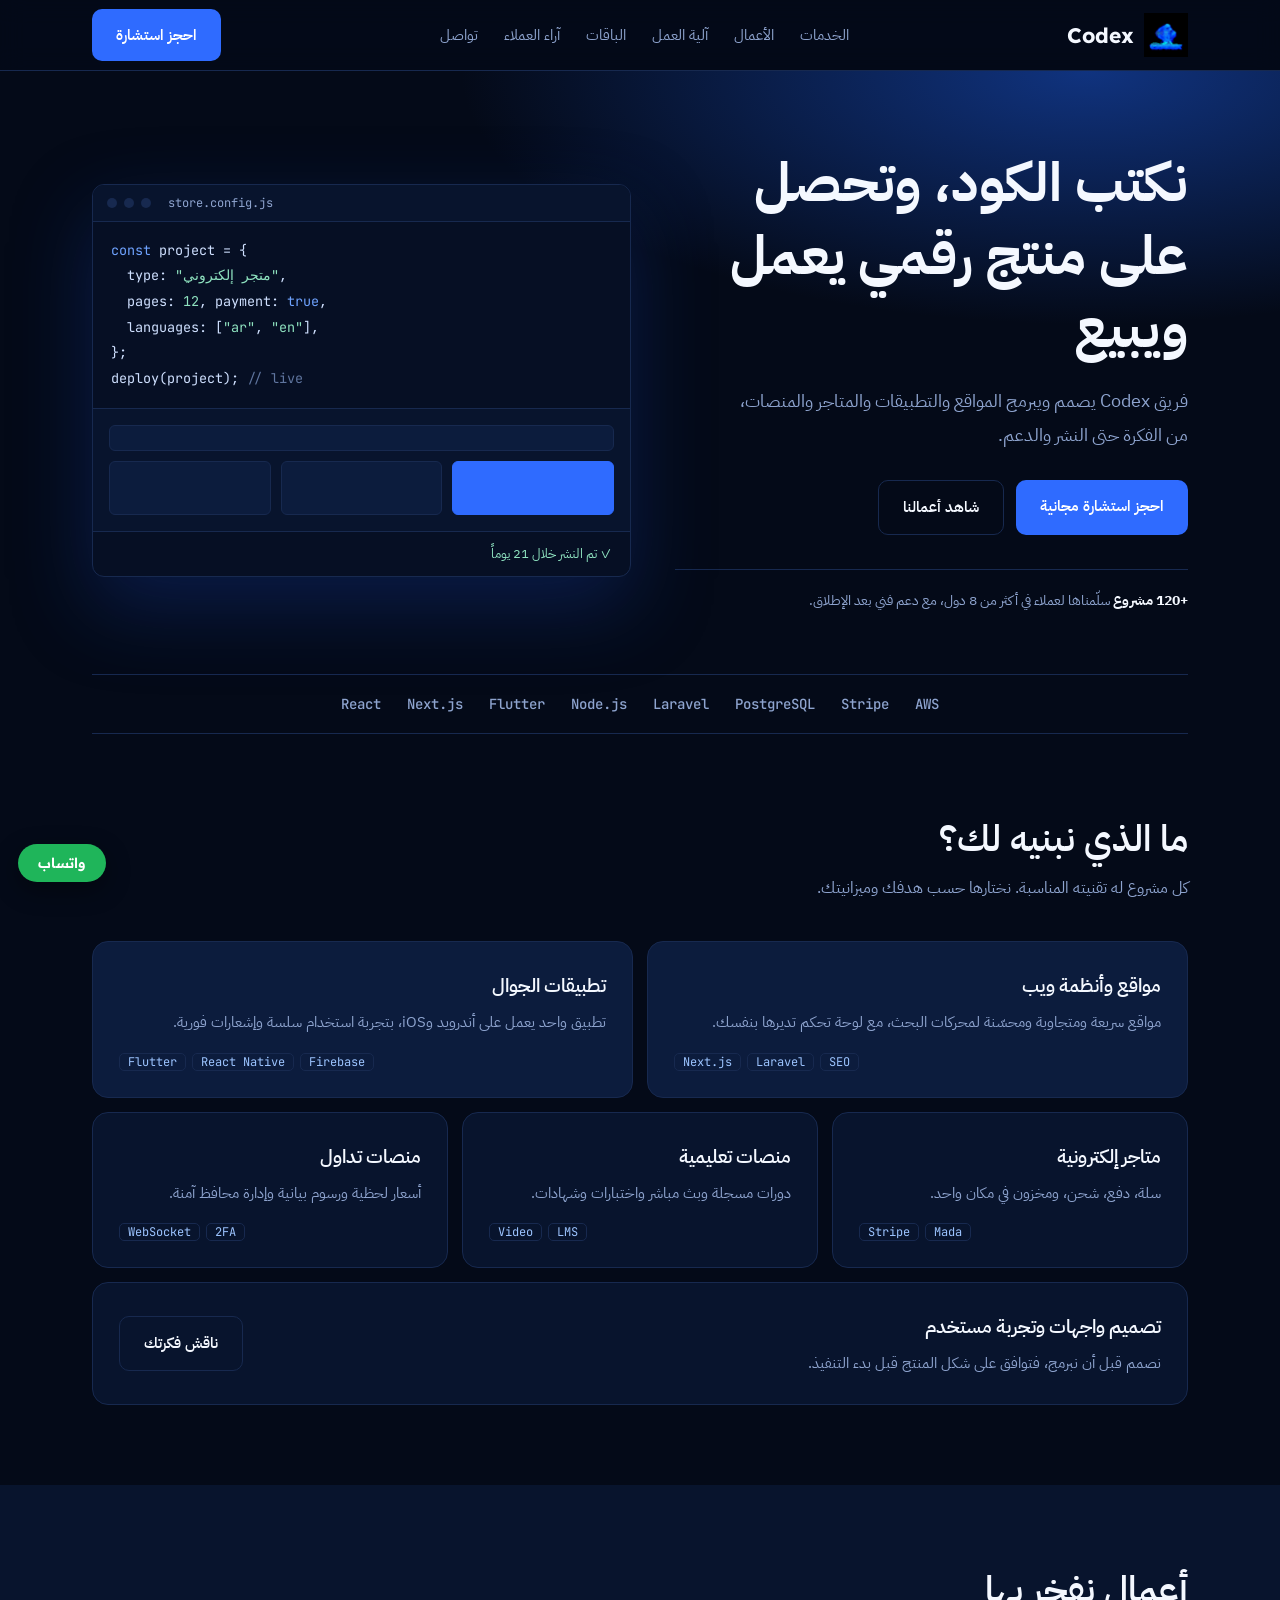
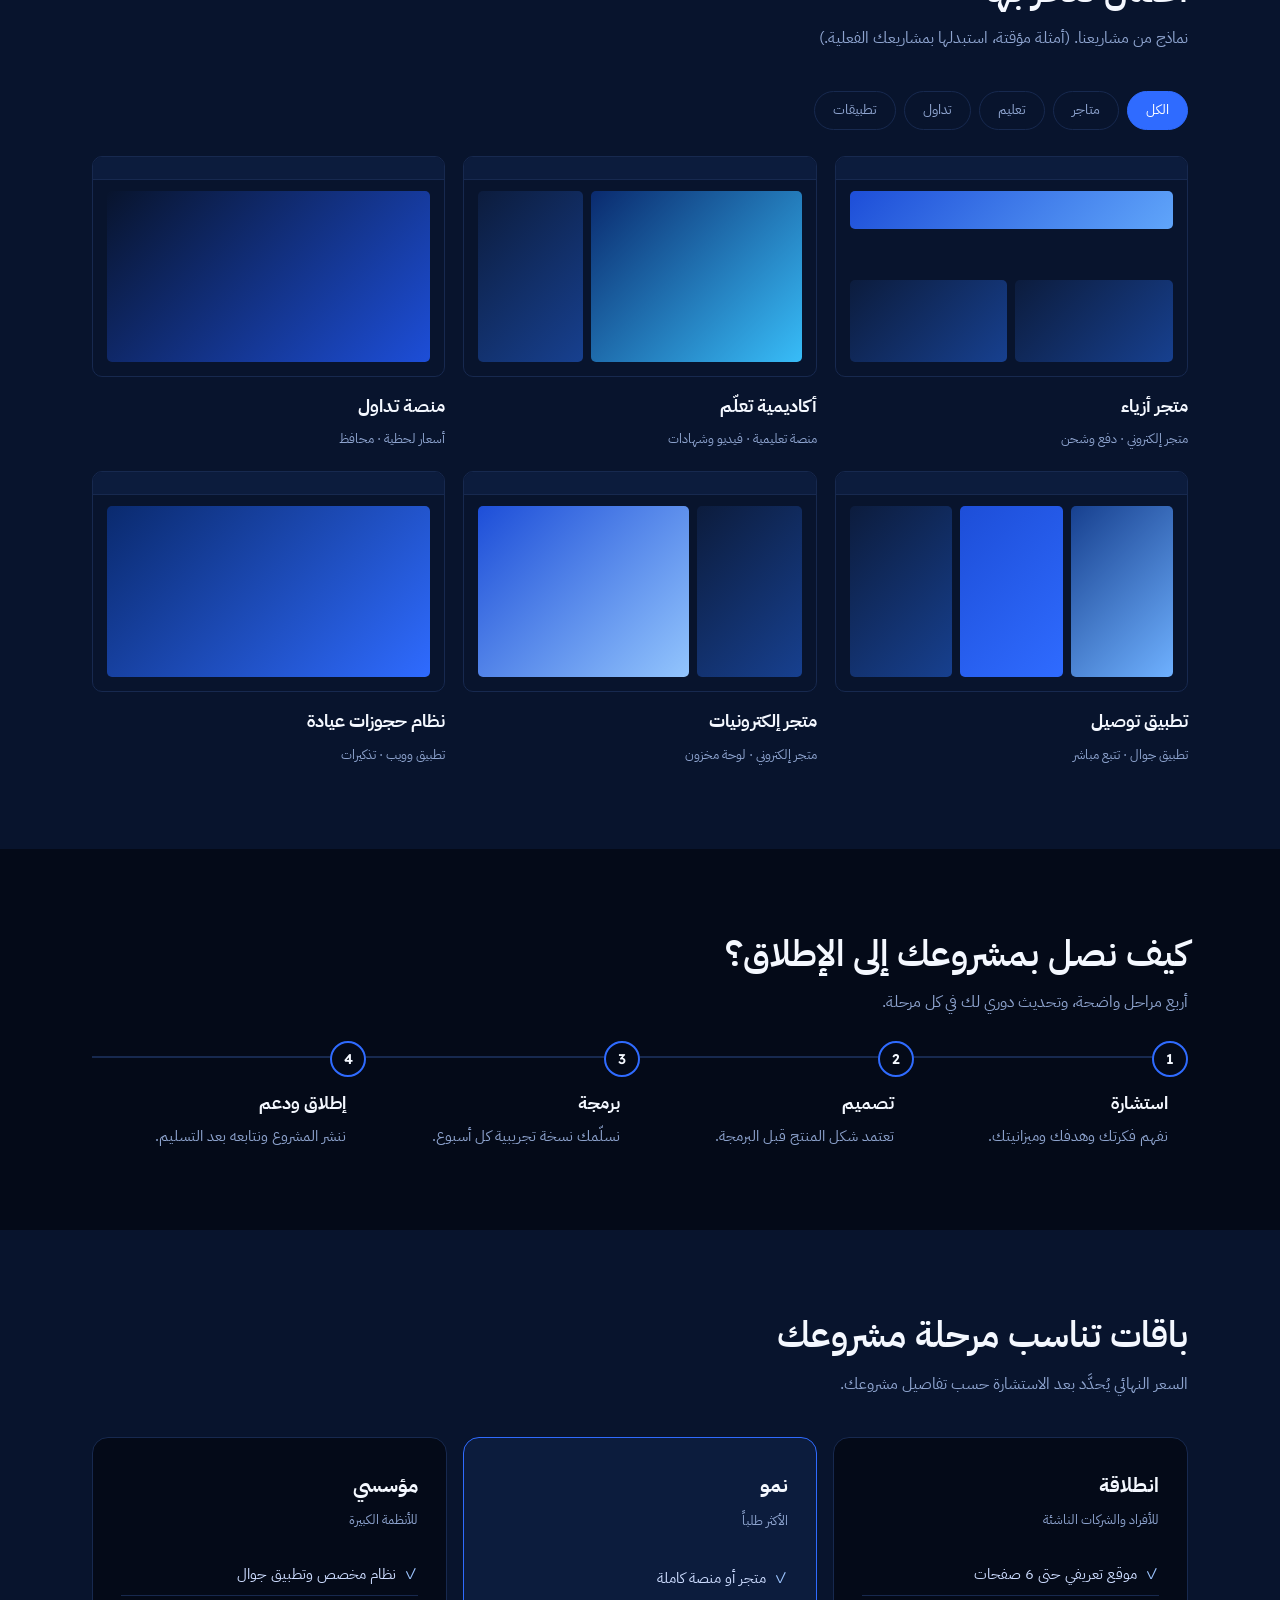
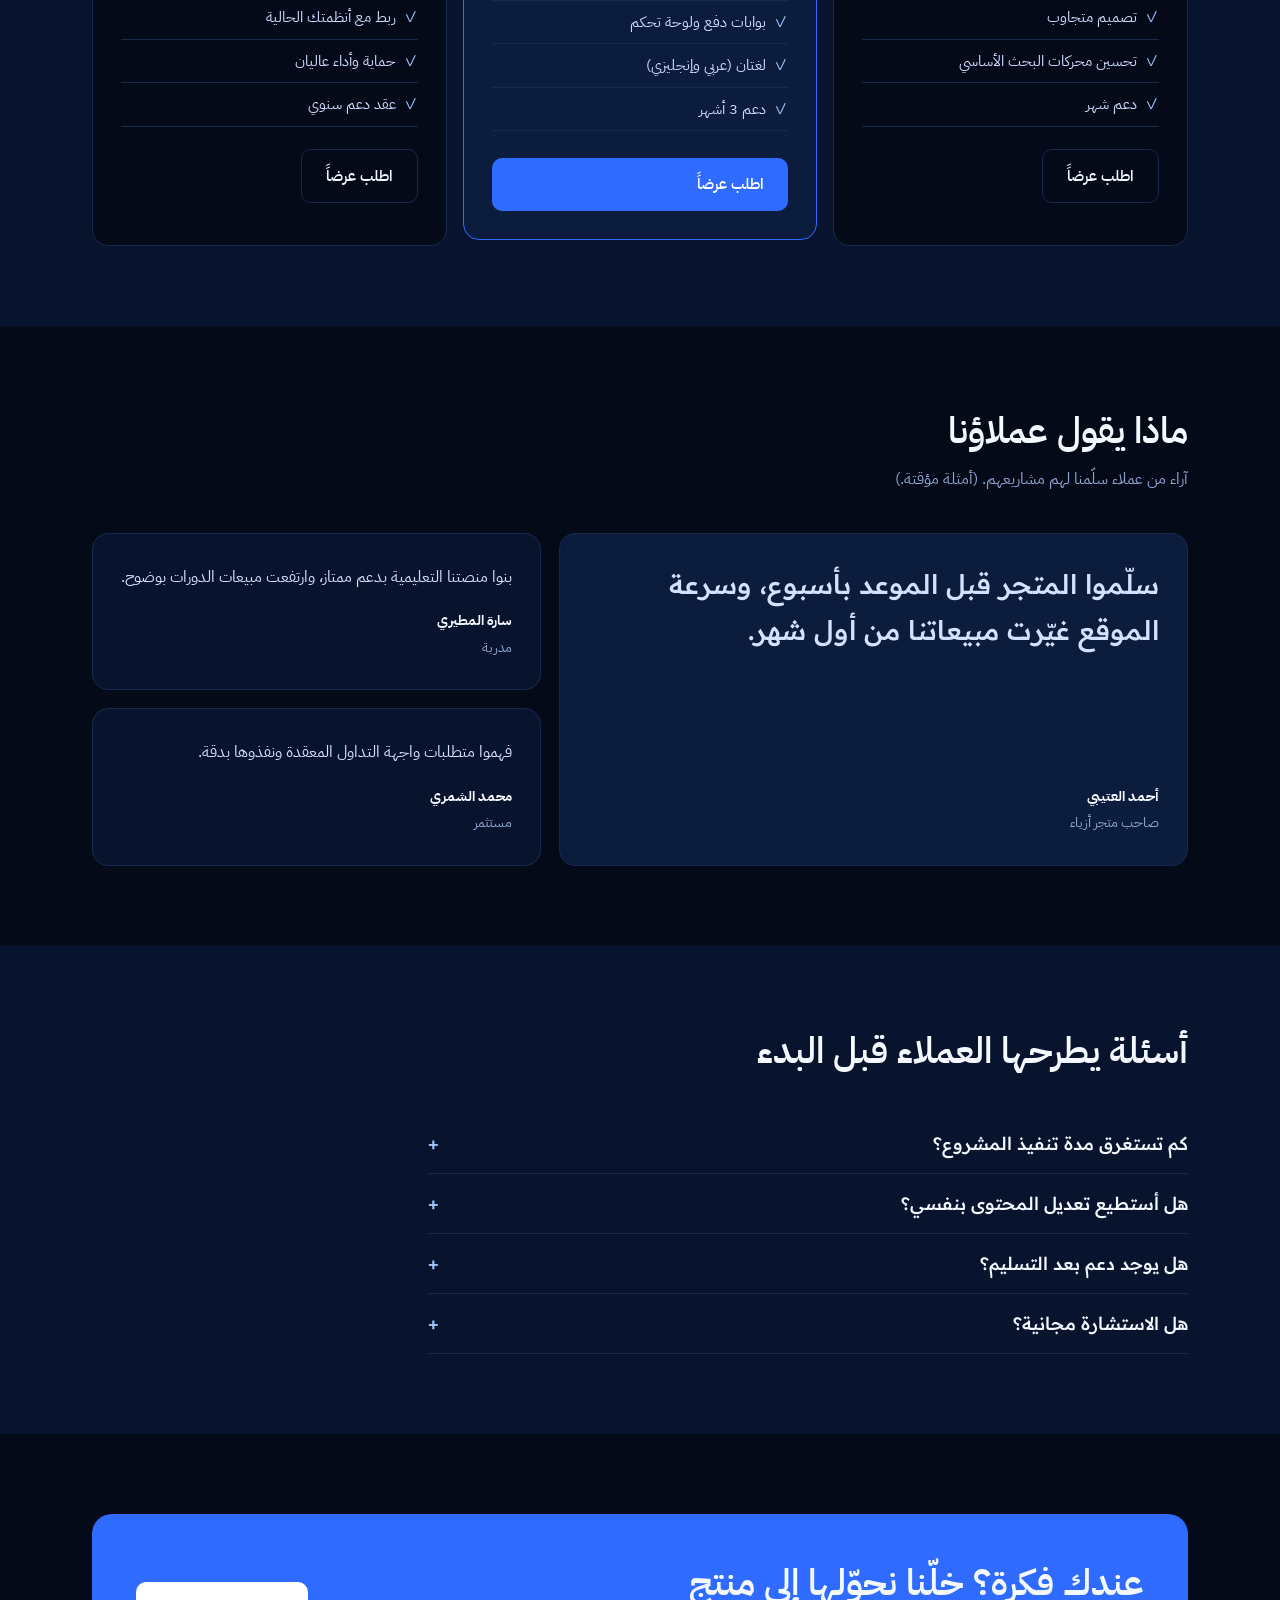
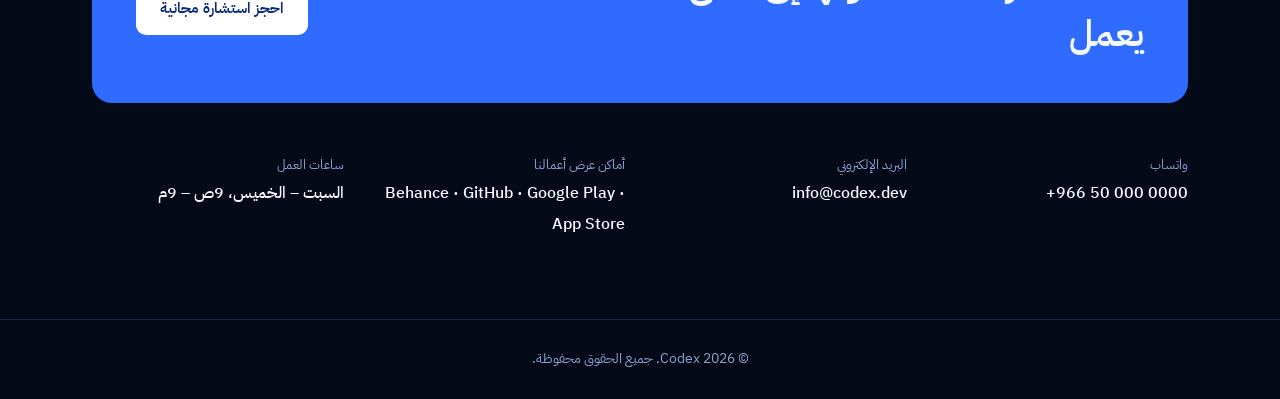
<file: index.html>
<!DOCTYPE html>
<html lang="ar" dir="rtl">
<head>
<meta charset="utf-8">
<meta name="viewport" content="width=device-width, initial-scale=1, viewport-fit=cover">
<title>Codex | فريق برمجة المواقع والتطبيقات</title>
<link href="https://fonts.googleapis.com/css2?family=IBM+Plex+Sans+Arabic:wght@400;500;600&family=Readex+Pro:wght@500;600;700&family=JetBrains+Mono:wght@400;500&display=swap" rel="stylesheet">
<link rel="stylesheet" href="style.css">
</head>
<body>
<header><div class="w nav">
<a href="#" class="brand"><i class="logo"></i><span>Codex</span></a>
<nav><a href="#services">الخدمات</a><a href="#works">الأعمال</a><a href="#process">آلية العمل</a><a href="#plans">الباقات</a><a href="#reviews">آراء العملاء</a><a href="#contact">تواصل</a></nav>
<a href="#consult" class="btn">احجز استشارة</a>
</div></header>

<main id="home">
<div class="hero"><div class="w hg">
<div>
<h1>نكتب الكود، وتحصل على منتج رقمي يعمل ويبيع</h1>
<p>فريق Codex يصمم ويبرمج المواقع والتطبيقات والمتاجر والمنصات، من الفكرة حتى النشر والدعم.</p>
<div class="cta"><a href="#consult" class="btn">احجز استشارة مجانية</a><a href="#works" class="btn o">شاهد أعمالنا</a></div>
<div class="trust"><b>+120 مشروع</b> سلّمناها لعملاء في أكثر من 8 دول، مع دعم فني بعد الإطلاق.</div>
</div>
<div class="ide" aria-hidden="true">
<div class="bar"><i></i><i></i><i></i><span>store.config.js</span></div>
<div class="code">
<div><span class="k">const</span> project = {</div>
<div>&nbsp;&nbsp;type: <span class="s">"متجر إلكتروني"</span>,</div>
<div>&nbsp;&nbsp;pages: <span class="s">12</span>, payment: <span class="k">true</span>,</div>
<div>&nbsp;&nbsp;languages: [<span class="s">"ar"</span>, <span class="s">"en"</span>],</div>
<div>};</div>
<div>deploy(project); <span class="c">// live</span></div>
</div>
<div class="pv"><b></b><b></b><b></b><b></b></div>
<div class="ok">✓ تم النشر خلال 21 يوماً</div>
</div>
</div></div>

<div class="w"><div class="stack"><span>React</span><span>Next.js</span><span>Flutter</span><span>Node.js</span><span>Laravel</span><span>PostgreSQL</span><span>Stripe</span><span>AWS</span></div></div>

<section id="services"><div class="w">
<h2>ما الذي نبنيه لك؟</h2><p class="lead">كل مشروع له تقنيته المناسبة. نختارها حسب هدفك وميزانيتك.</p>
<div class="bento">
<div class="t l"><h3>مواقع وأنظمة ويب</h3><p>مواقع سريعة ومتجاوبة ومحسّنة لمحركات البحث، مع لوحة تحكم تديرها بنفسك.</p><div class="tg"><em>Next.js</em><em>Laravel</em><em>SEO</em></div></div>
<div class="t l"><h3>تطبيقات الجوال</h3><p>تطبيق واحد يعمل على أندرويد وiOS، بتجربة استخدام سلسة وإشعارات فورية.</p><div class="tg"><em>Flutter</em><em>React Native</em><em>Firebase</em></div></div>
<div class="t"><h3>متاجر إلكترونية</h3><p>سلة، دفع، شحن، ومخزون في مكان واحد.</p><div class="tg"><em>Stripe</em><em>Mada</em></div></div>
<div class="t"><h3>منصات تعليمية</h3><p>دورات مسجلة وبث مباشر واختبارات وشهادات.</p><div class="tg"><em>Video</em><em>LMS</em></div></div>
<div class="t"><h3>منصات تداول</h3><p>أسعار لحظية ورسوم بيانية وإدارة محافظ آمنة.</p><div class="tg"><em>WebSocket</em><em>2FA</em></div></div>
<div class="t x"><div><h3>تصميم واجهات وتجربة مستخدم</h3><p>نصمم قبل أن نبرمج، فتوافق على شكل المنتج قبل بدء التنفيذ.</p></div><a href="#consult" class="btn o">ناقش فكرتك</a></div>
</div></div></section>

<section id="works" class="alt"><div class="w">
<h2>أعمال نفخر بها</h2><p class="lead">نماذج من مشاريعنا. (أمثلة مؤقتة، استبدلها بمشاريعك الفعلية.)</p>
<div class="fl" id="fl">
<label class="chip"><input type="radio" name="fl" value="all" checked><span>الكل</span></label>
<label class="chip"><input type="radio" name="fl" value="store"><span>متاجر</span></label>
<label class="chip"><input type="radio" name="fl" value="edu"><span>تعليم</span></label>
<label class="chip"><input type="radio" name="fl" value="trade"><span>تداول</span></label>
<label class="chip"><input type="radio" name="fl" value="app"><span>تطبيقات</span></label>
</div>
<div class="wk" id="wk">
<article data-t="store"><div class="sh"><u style="--g:1fr 1fr"><i style="--a:#1d4ed8;--b:#60a5fa;grid-column:1/-1;height:46%"></i><i style="--a:#0c1c3d;--b:#17408f"></i><i style="--a:#0c1c3d;--b:#17408f"></i></u></div><h3>متجر أزياء</h3><small>متجر إلكتروني · دفع وشحن</small></article>
<article data-t="edu"><div class="sh"><u style="--g:2fr 1fr"><i style="--a:#0a2a6e;--b:#38bdf8"></i><i style="--a:#0c1c3d;--b:#17408f"></i></u></div><h3>أكاديمية تعلّم</h3><small>منصة تعليمية · فيديو وشهادات</small></article>
<article data-t="trade"><div class="sh"><u style="--g:1fr"><i style="--a:#08142d;--b:#1d4ed8"></i></u></div><h3>منصة تداول</h3><small>أسعار لحظية · محافظ</small></article>
<article data-t="app"><div class="sh"><u style="--g:1fr 1fr 1fr"><i style="--a:#17408f;--b:#6fb1ff"></i><i style="--a:#1d4ed8;--b:#2f6bff"></i><i style="--a:#0c1c3d;--b:#17408f"></i></u></div><h3>تطبيق توصيل</h3><small>تطبيق جوال · تتبع مباشر</small></article>
<article data-t="store"><div class="sh"><u style="--g:1fr 2fr"><i style="--a:#0c1c3d;--b:#17408f"></i><i style="--a:#1d4ed8;--b:#93c5fd"></i></u></div><h3>متجر إلكترونيات</h3><small>متجر إلكتروني · لوحة مخزون</small></article>
<article data-t="app"><div class="sh"><u style="--g:1fr"><i style="--a:#0a2a6e;--b:#2f6bff"></i></u></div><h3>نظام حجوزات عيادة</h3><small>تطبيق وويب · تذكيرات</small></article>
</div></div></section>

<section id="process"><div class="w">
<h2>كيف نصل بمشروعك إلى الإطلاق؟</h2><p class="lead">أربع مراحل واضحة، وتحديث دوري لك في كل مرحلة.</p>
<div class="tl">
<div><h3>استشارة</h3><p>نفهم فكرتك وهدفك وميزانيتك.</p></div>
<div><h3>تصميم</h3><p>تعتمد شكل المنتج قبل البرمجة.</p></div>
<div><h3>برمجة</h3><p>نسلّمك نسخة تجريبية كل أسبوع.</p></div>
<div><h3>إطلاق ودعم</h3><p>ننشر المشروع ونتابعه بعد التسليم.</p></div>
</div></div></section>

<section id="plans" class="alt"><div class="w">
<h2>باقات تناسب مرحلة مشروعك</h2><p class="lead">السعر النهائي يُحدَّد بعد الاستشارة حسب تفاصيل مشروعك.</p>
<div class="pk">
<div class="p"><h3>انطلاقة</h3><small>للأفراد والشركات الناشئة</small><ul><li>موقع تعريفي حتى 6 صفحات</li><li>تصميم متجاوب</li><li>تحسين محركات البحث الأساسي</li><li>دعم شهر</li></ul><a href="#consult" class="btn o">اطلب عرضاً</a></div>
<div class="p f"><h3>نمو</h3><small>الأكثر طلباً</small><ul><li>متجر أو منصة كاملة</li><li>بوابات دفع ولوحة تحكم</li><li>لغتان (عربي وإنجليزي)</li><li>دعم 3 أشهر</li></ul><a href="#consult" class="btn">اطلب عرضاً</a></div>
<div class="p"><h3>مؤسسي</h3><small>للأنظمة الكبيرة</small><ul><li>نظام مخصص وتطبيق جوال</li><li>ربط مع أنظمتك الحالية</li><li>حماية وأداء عاليان</li><li>عقد دعم سنوي</li></ul><a href="#consult" class="btn o">اطلب عرضاً</a></div>
</div></div></section>

<section id="reviews"><div class="w">
<h2>ماذا يقول عملاؤنا</h2><p class="lead">آراء من عملاء سلّمنا لهم مشاريعهم. (أمثلة مؤقتة.)</p>
<div class="rv">
<div class="q big"><p>سلّموا المتجر قبل الموعد بأسبوع، وسرعة الموقع غيّرت مبيعاتنا من أول شهر.</p><cite><b>أحمد العتيبي</b>صاحب متجر أزياء</cite></div>
<div class="q"><p>بنوا منصتنا التعليمية بدعم ممتاز، وارتفعت مبيعات الدورات بوضوح.</p><cite><b>سارة المطيري</b>مدربة</cite></div>
<div class="q"><p>فهموا متطلبات واجهة التداول المعقدة ونفذوها بدقة.</p><cite><b>محمد الشمري</b>مستثمر</cite></div>
</div></div></section>

<section class="alt"><div class="w">
<h2>أسئلة يطرحها العملاء قبل البدء</h2><p class="lead"></p>
<details><summary>كم تستغرق مدة تنفيذ المشروع؟</summary><p>الموقع التعريفي من أسبوعين إلى أربعة، والمتجر أو المنصة من 4 إلى 8 أسابيع، وتتحدد المدة بدقة بعد الاستشارة.</p></details>
<details><summary>هل أستطيع تعديل المحتوى بنفسي؟</summary><p>نعم، نسلّمك لوحة تحكم سهلة لإدارة المحتوى والمنتجات والطلبات، مع شرح مختصر لاستخدامها.</p></details>
<details><summary>هل يوجد دعم بعد التسليم؟</summary><p>كل باقة تتضمن فترة دعم مجاني، ويمكن تمديدها بعقد صيانة شهري أو سنوي.</p></details>
<details><summary>هل الاستشارة مجانية؟</summary><p>نعم، نناقش فكرتك ونقدّم لك تصوراً وعرض سعر دون أي التزام.</p></details>
</div></section>

<section id="contact"><div class="w">
<div class="band"><h2>عندك فكرة؟ خلّنا نحوّلها إلى منتج يعمل</h2><a href="#consult" class="btn">احجز استشارة مجانية</a></div>
<div class="ct">
<div><small>واتساب</small><b dir="ltr">+966 50 000 0000</b></div>
<div><small>البريد الإلكتروني</small><b>info@codex.dev</b></div>
<div><small>أماكن عرض أعمالنا</small><b>Behance · GitHub · Google Play · App Store</b></div>
<div><small>ساعات العمل</small><b>السبت – الخميس، 9ص – 9م</b></div>
</div></div></section>
<a class="wa" href="https://wa.me/966500000000" target="_blank" rel="noopener">واتساب</a>
</main>

<main id="consult"><div class="w cw">
<h2>احجز استشارة مجانية</h2><p class="lead" style="margin-bottom:0">ثلاث خطوات قصيرة، وسنتواصل معك خلال 24 ساعة.</p>
<div class="pg"><i class="on"></i><i></i><i></i></div>
<form id="f" novalidate>
<div class="st on"><h3>ما نوع مشروعك؟</h3><div class="cl">
<label class="chip"><input type="radio" name="t" value="متجر إلكتروني"><span>متجر</span></label>
<label class="chip"><input type="radio" name="t" value="منصة تعليمية"><span>منصة تعليمية</span></label>
<label class="chip"><input type="radio" name="t" value="منصة تداول"><span>منصة تداول</span></label>
<label class="chip"><input type="radio" name="t" value="موقع شخصي"><span>موقع شخصي</span></label>
<label class="chip"><input type="radio" name="t" value="تطبيق جوال"><span>تطبيق</span></label>
<label class="chip"><input type="radio" name="t" value="مشروع آخر"><span>غير ذلك</span></label>
</div><div class="er"></div></div>
<div class="st"><h3>الميزانية والموعد</h3><div class="cl">
<label class="chip"><input type="radio" name="b" value="أقل من 500$"><span>أقل من 500$</span></label>
<label class="chip"><input type="radio" name="b" value="500$ – 1,500$"><span>500$ – 1,500$</span></label>
<label class="chip"><input type="radio" name="b" value="1,500$ – 5,000$"><span>1,500$ – 5,000$</span></label>
<label class="chip"><input type="radio" name="b" value="أكثر من 5,000$"><span>أكثر من 5,000$</span></label>
<label class="chip"><input type="radio" name="b" value="غير محددة"><span>غير محددة</span></label>
</div><div class="er"></div>
<div class="f" style="margin-top:14px"><label class="l" for="d">متى تريد التسليم؟</label><select id="d"><option>غير مستعجل</option><option>خلال شهر</option><option>خلال أسبوعين</option><option>عاجل</option></select></div></div>
<div class="st"><h3>بياناتك وما تريده من الموقع</h3>
<div class="g2">
<div class="f"><label class="l" for="n">الاسم</label><input class="i" id="n" autocomplete="name"><div class="er"></div></div>
<div class="f"><label class="l" for="p">رقم الهاتف</label><input class="i" id="p" type="tel" dir="ltr" placeholder="+966 5X XXX XXXX" autocomplete="tel"><div class="er"></div></div>
<div class="f"><label class="l" for="c">مكان السكن</label><input class="i" id="c" placeholder="الدولة / المدينة"><div class="er"></div></div>
<div class="f"><label class="l" for="e">البريد الإلكتروني (اختياري)</label><input class="i" id="e" type="email" dir="ltr"></div>
</div>
<div class="f"><label class="l" for="w">ماذا تريد من الموقع؟</label><textarea id="w" placeholder="صف فكرتك والمزايا التي تحتاجها"></textarea><div class="er"></div></div></div>
<input type="text" name="website" id="hp" class="hp" tabindex="-1" autocomplete="off" aria-hidden="true">
<div class="act"><button type="button" class="btn o" id="bk" style="visibility:hidden">السابق</button><button type="button" class="btn" id="nx">التالي</button></div>
<div class="er" id="se"></div>
</form>
<div id="done"><h2 style="margin:auto">تم إرسال طلبك بنجاح</h2><p class="lead" style="margin:8px auto 0">سنتواصل معك خلال 24 ساعة.</p><pre id="sm"></pre><a id="wa2" class="btn o" target="_blank" rel="noopener">تواصل معنا عبر واتساب</a></div>
</div></main>
<footer>© 2026 Codex. جميع الحقوق محفوظة.</footer>
<script src="script.js"></script>
</body>
</html>
</file>
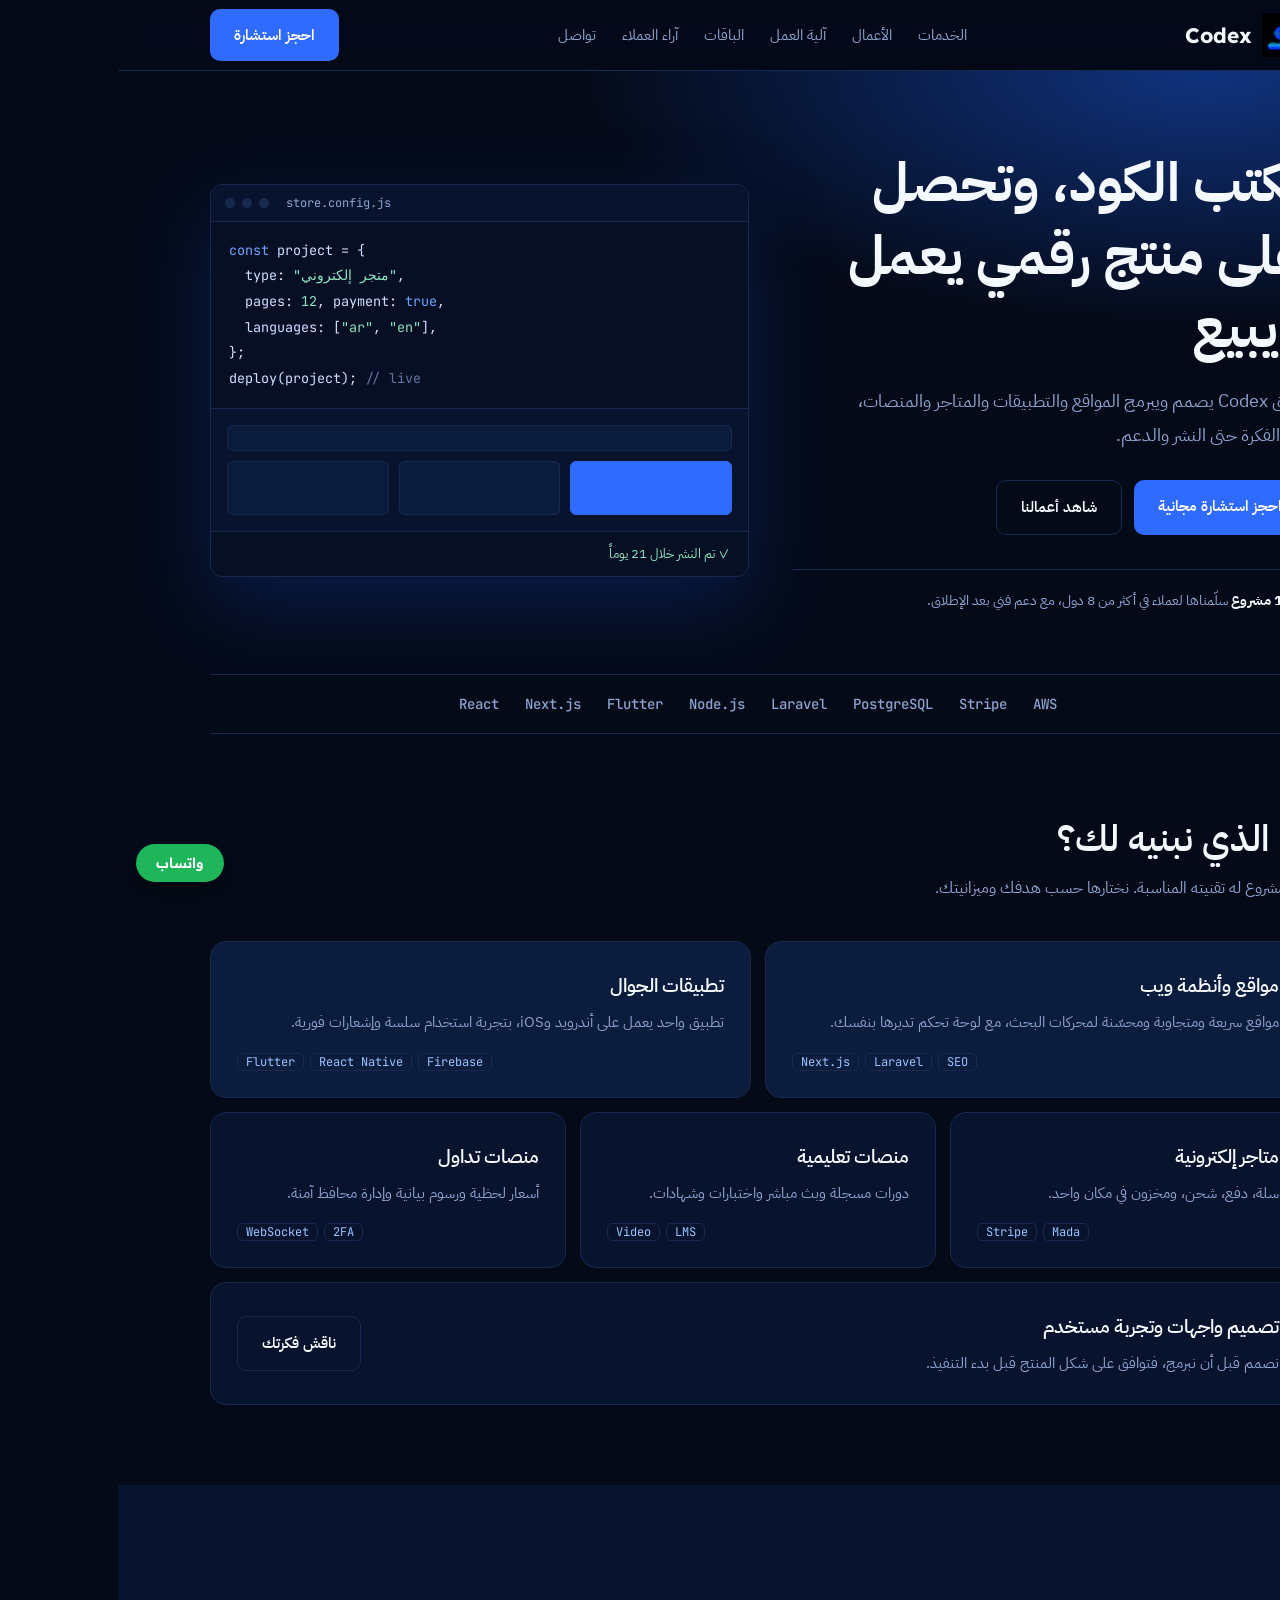
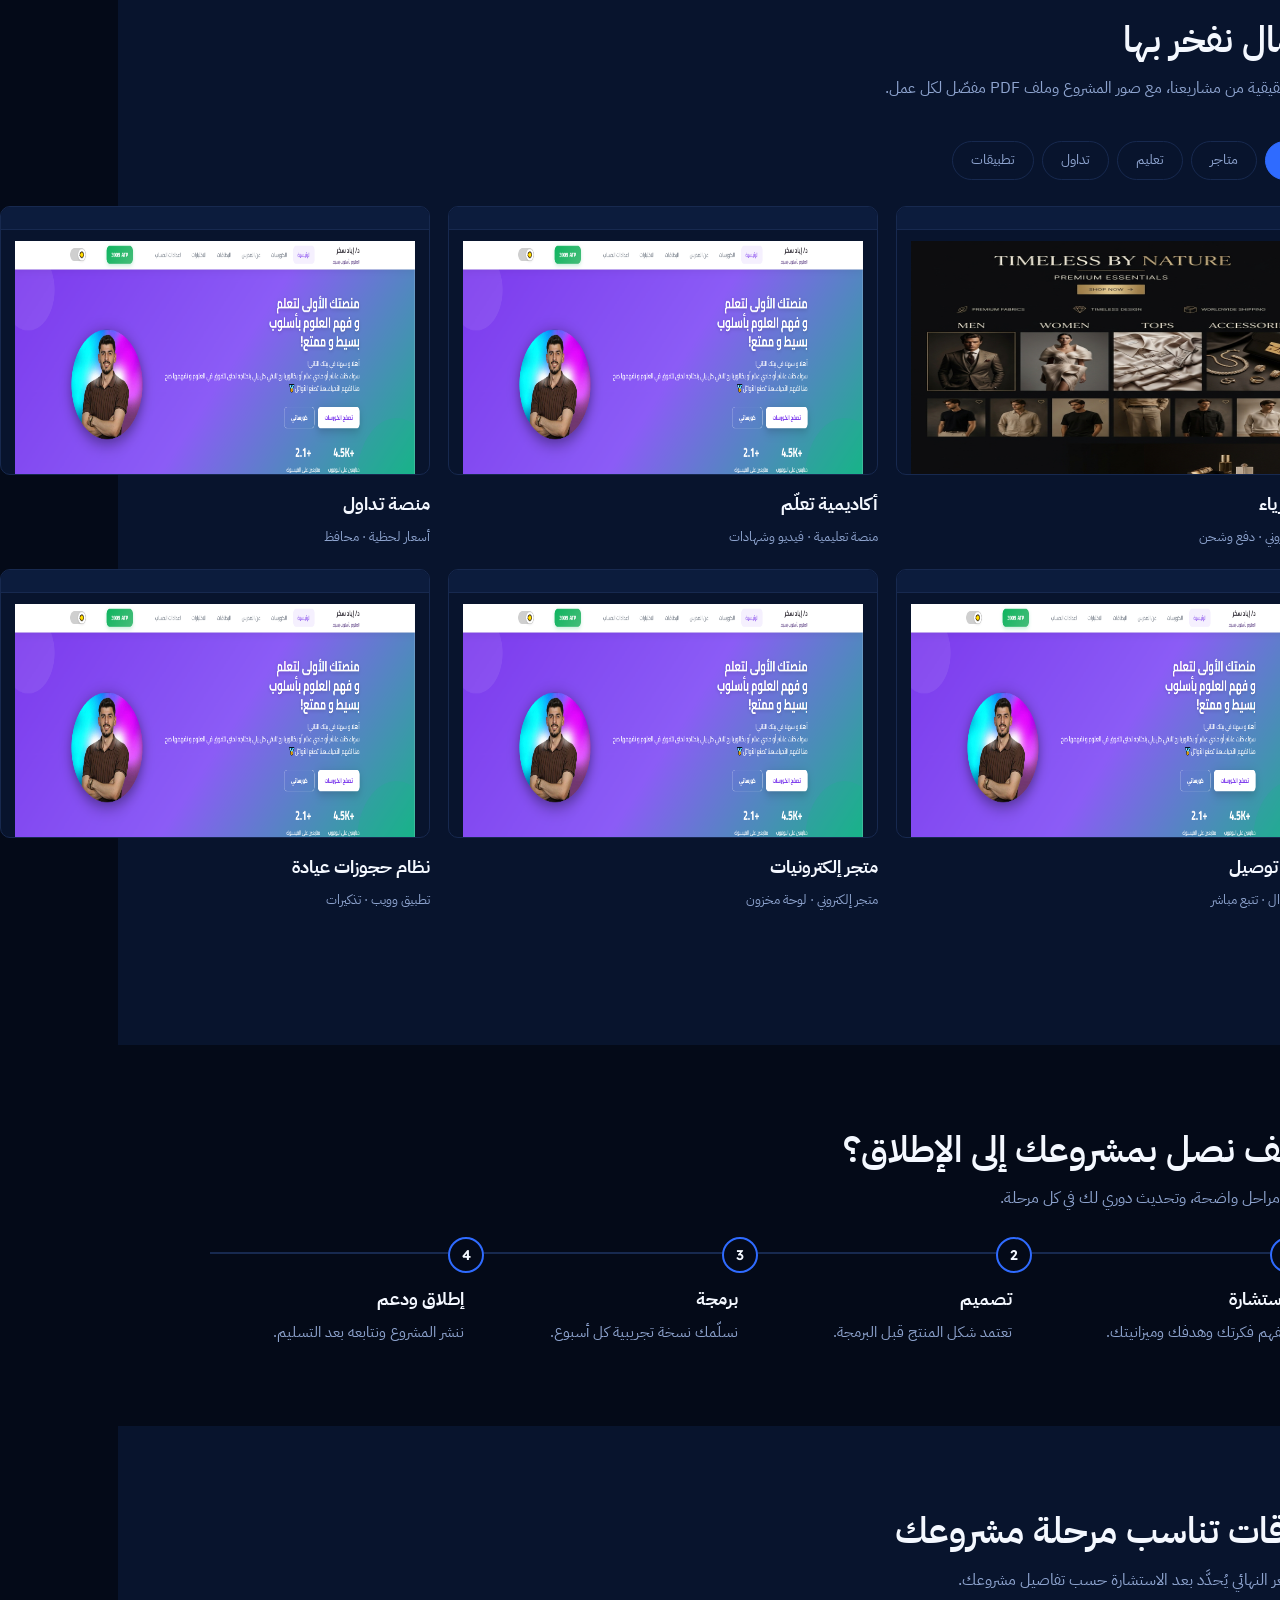
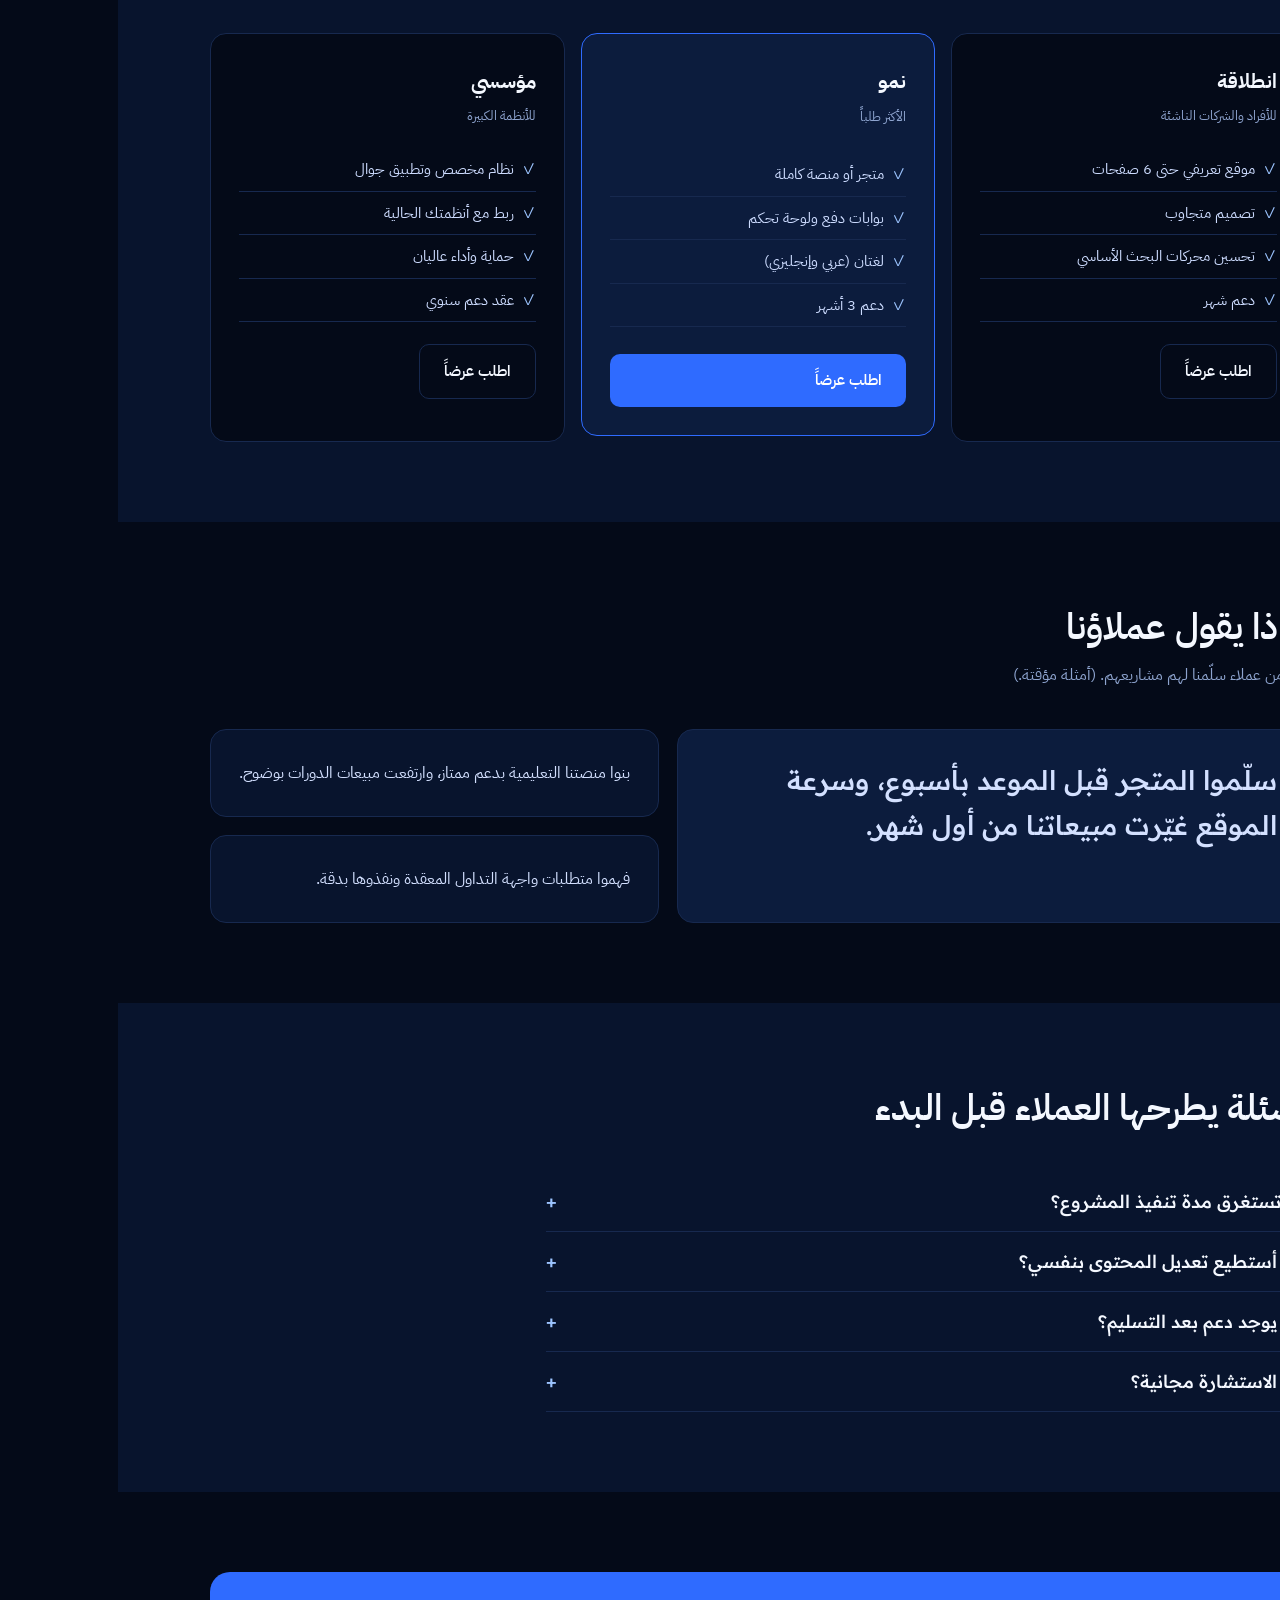
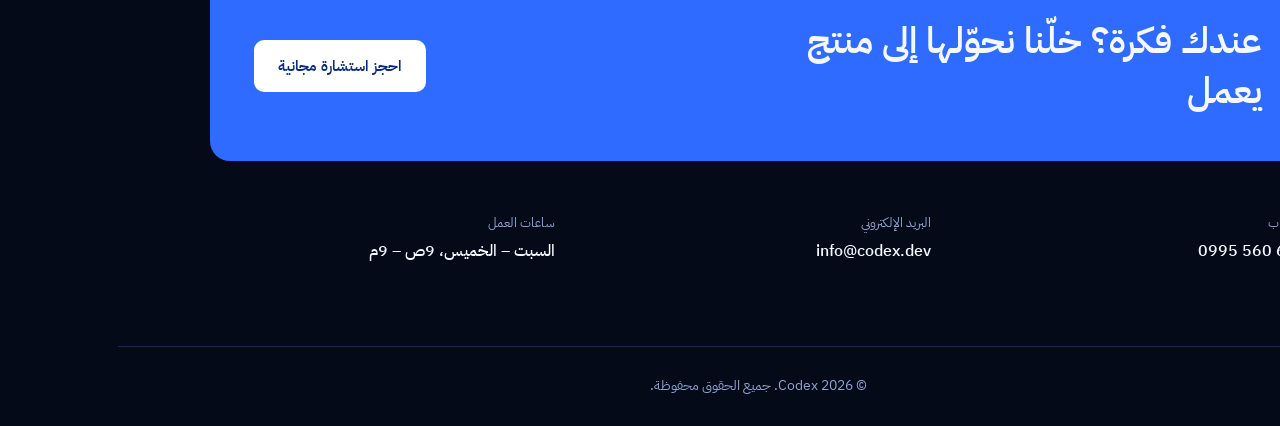
<file: index (2).html>
<!DOCTYPE html>
<html lang="ar" dir="rtl">

<head>
    <meta charset="utf-8">
    <meta name="viewport" content="width=device-width, initial-scale=1, viewport-fit=cover">
    <title>Codex | فريق برمجة المواقع والتطبيقات</title>
    <link href="https://fonts.googleapis.com/css2?family=IBM+Plex+Sans+Arabic:wght@400;500;600&family=Readex+Pro:wght@500;600;700&family=JetBrains+Mono:wght@400;500&display=swap" rel="stylesheet">
    <link rel="stylesheet" href="style.css">
</head>

<body>
    <header>
        <div class="w nav">
            <a href="#" class="brand"><i class="logo"></i><span>Codex</span></a>
            <nav><a href="#services">الخدمات</a><a href="#works">الأعمال</a><a href="#process">آلية العمل</a><a href="#plans">الباقات</a><a href="#reviews">آراء العملاء</a><a href="#contact">تواصل</a></nav>
            <a href="#consult" class="btn">احجز استشارة</a>
        </div>
    </header>

    <main id="home">
        <div class="hero">
            <div class="w hg">
                <div>
                    <h1>نكتب الكود، وتحصل على منتج رقمي يعمل ويبيع</h1>
                    <p>فريق Codex يصمم ويبرمج المواقع والتطبيقات والمتاجر والمنصات، من الفكرة حتى النشر والدعم.</p>
                    <div class="cta"><a href="#consult" class="btn">احجز استشارة مجانية</a><a href="#works" class="btn o">شاهد أعمالنا</a></div>
                    <div class="trust"><b>+120 مشروع</b> سلّمناها لعملاء في أكثر من 8 دول، مع دعم فني بعد الإطلاق.</div>
                </div>
                <div class="sc">
                    <div class="cube" aria-hidden="true"><b></b><b></b><b></b><b></b><b></b><b></b></div>
                    <div class="cube c2" aria-hidden="true"><b></b><b></b><b></b><b></b><b></b><b></b></div>
                    <div class="ide" aria-hidden="true">
                        <div class="bar"><i></i><i></i><i></i><span>store.config.js</span></div>
                        <div class="code">
                            <div><span class="k">const</span> project = {</div>
                            <div>&nbsp;&nbsp;type: <span class="s">"متجر إلكتروني"</span>,</div>
                            <div>&nbsp;&nbsp;pages: <span class="s">12</span>, payment: <span class="k">true</span>,</div>
                            <div>&nbsp;&nbsp;languages: [<span class="s">"ar"</span>, <span class="s">"en"</span>],</div>
                            <div>};</div>
                            <div>deploy(project); <span class="c">// live</span></div>
                        </div>
                        <div class="pv"><b></b><b></b><b></b><b></b></div>
                        <div class="ok">✓ تم النشر خلال 21 يوماً</div>
                    </div>
                </div>
            </div>
        </div>

        <div class="w">
            <div class="stack"><span>React</span><span>Next.js</span><span>Flutter</span><span>Node.js</span><span>Laravel</span><span>PostgreSQL</span><span>Stripe</span><span>AWS</span></div>
        </div>

        <section id="services">
            <div class="w">
                <h2>ما الذي نبنيه لك؟</h2>
                <p class="lead">كل مشروع له تقنيته المناسبة. نختارها حسب هدفك وميزانيتك.</p>
                <div class="bento">
                    <div class="t l">
                        <h3>مواقع وأنظمة ويب</h3>
                        <p>مواقع سريعة ومتجاوبة ومحسّنة لمحركات البحث، مع لوحة تحكم تديرها بنفسك.</p>
                        <div class="tg"><em>Next.js</em><em>Laravel</em><em>SEO</em></div>
                    </div>
                    <div class="t l">
                        <h3>تطبيقات الجوال</h3>
                        <p>تطبيق واحد يعمل على أندرويد وiOS، بتجربة استخدام سلسة وإشعارات فورية.</p>
                        <div class="tg"><em>Flutter</em><em>React Native</em><em>Firebase</em></div>
                    </div>
                    <div class="t">
                        <h3>متاجر إلكترونية</h3>
                        <p>سلة، دفع، شحن، ومخزون في مكان واحد.</p>
                        <div class="tg"><em>Stripe</em><em>Mada</em></div>
                    </div>
                    <div class="t">
                        <h3>منصات تعليمية</h3>
                        <p>دورات مسجلة وبث مباشر واختبارات وشهادات.</p>
                        <div class="tg"><em>Video</em><em>LMS</em></div>
                    </div>
                    <div class="t">
                        <h3>منصات تداول</h3>
                        <p>أسعار لحظية ورسوم بيانية وإدارة محافظ آمنة.</p>
                        <div class="tg"><em>WebSocket</em><em>2FA</em></div>
                    </div>
                    <div class="t x">
                        <div>
                            <h3>تصميم واجهات وتجربة مستخدم</h3>
                            <p>نصمم قبل أن نبرمج، فتوافق على شكل المنتج قبل بدء التنفيذ.</p>
                        </div><a href="#consult" class="btn o">ناقش فكرتك</a></div>
                </div>
            </div>
        </section>

        <section id="works" class="alt">
            <div class="w ra">
                <h2>أعمال نفخر بها</h2>
                <p class="lead">نماذج حقيقية من مشاريعنا، مع صور المشروع وملف PDF مفصّل لكل عمل.</p>
                <div class="fl" id="fl">
                    <label class="chip"><input type="radio" name="fl" value="all" checked><span>الكل</span></label>
                    <label class="chip"><input type="radio" name="fl" value="store"><span>متاجر</span></label>
                    <label class="chip"><input type="radio" name="fl" value="edu"><span>تعليم</span></label>
                    <label class="chip"><input type="radio" name="fl" value="trade"><span>تداول</span></label>
                    <label class="chip"><input type="radio" name="fl" value="app"><span>تطبيقات</span></label>
                </div>
                <div class="wk" id="wk">
                    <article data-t="store" data-pdf="works/fashion-store.pdf">
                        <div class="sh"><img src="works/fashion-store.jpg" width="400px" height="300px"></div>
                        <h3>متجر أزياء</h3><small>متجر إلكتروني · دفع وشحن</small></article>
                    <article data-t="edu" data-img="works/learning-academy.jpg" data-pdf="works/learning-academy.pdf">
                        <div class="sh"><img src="works/learning-academy.png" alt="" width="400px" height="300px"></div>
                        <h3>أكاديمية تعلّم</h3><small>منصة تعليمية · فيديو وشهادات</small></article>
                    <article data-t="trade" data-img="works/trading-platform.jpg" data-pdf="works/trading-platform.pdf">
                        <div class="sh"><img src="works/learning-academy.png" alt="" width="400px" height="300px"></div>
                        <h3>منصة تداول</h3><small>أسعار لحظية · محافظ</small></article>
                    <article data-t="app" data-img="works/delivery-app.jpg" data-pdf="works/delivery-app.pdf">
                        <div class="sh"><img src="works/learning-academy.png" alt="" width="400px" height="300px"></div>
                        <h3>تطبيق توصيل</h3><small>تطبيق جوال · تتبع مباشر</small></article>
                    <article data-t="store" data-img="works/electronics-store.jpg" data-pdf="works/electronics-store.pdf">
                        <div class="sh"><img src="works/learning-academy.png" alt="" width="400px" height="300px"></div>
                        <h3>متجر إلكترونيات</h3><small>متجر إلكتروني · لوحة مخزون</small></article>
                    <article data-t="app" data-img="works/clinic-booking.jpg" data-pdf="works/clinic-booking.pdf">
                        <div class="sh"><img src="works/learning-academy.png" alt="" width="400px" height="300px"></div>
                        <h3>نظام حجوزات عيادة</h3><small>تطبيق وويب · تذكيرات</small></article>
                </div>
            </div>
        </section>

        <section id="process">
            <div class="w">
                <h2>كيف نصل بمشروعك إلى الإطلاق؟</h2>
                <p class="lead">أربع مراحل واضحة، وتحديث دوري لك في كل مرحلة.</p>
                <div class="tl">
                    <div>
                        <h3>استشارة</h3>
                        <p>نفهم فكرتك وهدفك وميزانيتك.</p>
                    </div>
                    <div>
                        <h3>تصميم</h3>
                        <p>تعتمد شكل المنتج قبل البرمجة.</p>
                    </div>
                    <div>
                        <h3>برمجة</h3>
                        <p>نسلّمك نسخة تجريبية كل أسبوع.</p>
                    </div>
                    <div>
                        <h3>إطلاق ودعم</h3>
                        <p>ننشر المشروع ونتابعه بعد التسليم.</p>
                    </div>
                </div>
            </div>
        </section>

        <section id="plans" class="alt">
            <div class="w">
                <h2>باقات تناسب مرحلة مشروعك</h2>
                <p class="lead">السعر النهائي يُحدَّد بعد الاستشارة حسب تفاصيل مشروعك.</p>
                <div class="pk">
                    <div class="p">
                        <h3>انطلاقة</h3><small>للأفراد والشركات الناشئة</small>
                        <ul>
                            <li>موقع تعريفي حتى 6 صفحات</li>
                            <li>تصميم متجاوب</li>
                            <li>تحسين محركات البحث الأساسي</li>
                            <li>دعم شهر</li>
                        </ul><a href="#consult" class="btn o">اطلب عرضاً</a></div>
                    <div class="p f">
                        <h3>نمو</h3><small>الأكثر طلباً</small>
                        <ul>
                            <li>متجر أو منصة كاملة</li>
                            <li>بوابات دفع ولوحة تحكم</li>
                            <li>لغتان (عربي وإنجليزي)</li>
                            <li>دعم 3 أشهر</li>
                        </ul><a href="#consult" class="btn">اطلب عرضاً</a></div>
                    <div class="p">
                        <h3>مؤسسي</h3><small>للأنظمة الكبيرة</small>
                        <ul>
                            <li>نظام مخصص وتطبيق جوال</li>
                            <li>ربط مع أنظمتك الحالية</li>
                            <li>حماية وأداء عاليان</li>
                            <li>عقد دعم سنوي</li>
                        </ul><a href="#consult" class="btn o">اطلب عرضاً</a></div>
                </div>
            </div>
        </section>

        <section id="reviews">
            <div class="w">
                <h2>ماذا يقول عملاؤنا</h2>
                <p class="lead">آراء من عملاء سلّمنا لهم مشاريعهم. (أمثلة مؤقتة.)</p>
                <div class="rv">
                    <div class="q big">
                        <p>سلّموا المتجر قبل الموعد بأسبوع، وسرعة الموقع غيّرت مبيعاتنا من أول شهر.</p>
                    </div>
                    <div class="q">
                        <p>بنوا منصتنا التعليمية بدعم ممتاز، وارتفعت مبيعات الدورات بوضوح.</p>
                    </div>
                    <div class="q">
                        <p>فهموا متطلبات واجهة التداول المعقدة ونفذوها بدقة.</div>
                </div>
            </div>
        </section>

        <section class="alt">
            <div class="w">
                <h2>أسئلة يطرحها العملاء قبل البدء</h2>
                <p class="lead"></p>
                <details>
                    <summary>كم تستغرق مدة تنفيذ المشروع؟</summary>
                    <p>الموقع التعريفي من أسبوعين إلى أربعة، والمتجر أو المنصة من 4 إلى 8 أسابيع، وتتحدد المدة بدقة بعد الاستشارة.</p>
                </details>
                <details>
                    <summary>هل أستطيع تعديل المحتوى بنفسي؟</summary>
                    <p>نعم، نسلّمك لوحة تحكم سهلة لإدارة المحتوى والمنتجات والطلبات، مع شرح مختصر لاستخدامها.</p>
                </details>
                <details>
                    <summary>هل يوجد دعم بعد التسليم؟</summary>
                    <p>كل باقة تتضمن فترة دعم مجاني، ويمكن تمديدها بعقد صيانة شهري أو سنوي.</p>
                </details>
                <details>
                    <summary>هل الاستشارة مجانية؟</summary>
                    <p>نعم، نناقش فكرتك ونقدّم لك تصوراً وعرض سعر دون أي التزام.</p>
                </details>
            </div>
        </section>

        <section id="contact">
            <div class="w">
                <div class="band">
                    <h2>عندك فكرة؟ خلّنا نحوّلها إلى منتج يعمل</h2><a href="#consult" class="btn">احجز استشارة مجانية</a></div>
                <div class="ct">
                    <div><small>واتساب</small><b dir="ltr">0995 560 674</b></div>
                    <div><small>البريد الإلكتروني</small><b>info@codex.dev</b></div>

                    <div><small>ساعات العمل</small><b>السبت – الخميس، 9ص – 9م</b></div>
                </div>
            </div>
        </section>
        <a class="wa" href="https://wa.me/0995560674" target="_blank" rel="noopener">واتساب</a>
    </main>

    <main id="consult">
        <div class="w cw">
            <h2>احجز استشارة مجانية</h2>
            <p class="lead" style="margin-bottom:0">ثلاث خطوات قصيرة، وسنتواصل معك خلال 24 ساعة.</p>
            <div class="pg"><i class="on"></i><i></i><i></i></div>
            <form id="f" novalidate>
                <div class="st on">
                    <h3>ما نوع مشروعك؟</h3>
                    <div class="cl">
                        <label class="chip"><input type="radio" name="t" value="متجر إلكتروني"><span>متجر</span></label>
                        <label class="chip"><input type="radio" name="t" value="منصة تعليمية"><span>منصة تعليمية</span></label>
                        <label class="chip"><input type="radio" name="t" value="منصة تداول"><span>منصة تداول</span></label>
                        <label class="chip"><input type="radio" name="t" value="موقع شخصي"><span>موقع شخصي</span></label>
                        <label class="chip"><input type="radio" name="t" value="تطبيق جوال"><span>تطبيق</span></label>
                        <label class="chip"><input type="radio" name="t" value="مشروع آخر"><span>غير ذلك</span></label>
                    </div>
                    <div class="er"></div>
                </div>
                <div class="st">
                    <h3>الميزانية والموعد</h3>
                    <div class="cl">
                        <label class="chip"><input type="radio" name="b" value="أقل من 500$"><span>أقل من 500$</span></label>
                        <label class="chip"><input type="radio" name="b" value="500$ – 1,500$"><span>500$ – 1,500$</span></label>
                        <label class="chip"><input type="radio" name="b" value="1,500$ – 5,000$"><span>1,500$ – 5,000$</span></label>
                        <label class="chip"><input type="radio" name="b" value="أكثر من 5,000$"><span>أكثر من 5,000$</span></label>
                        <label class="chip"><input type="radio" name="b" value="غير محددة"><span>غير محددة</span></label>
                    </div>
                    <div class="er"></div>
                    <div class="f" style="margin-top:14px"><label class="l" for="d">متى تريد التسليم؟</label><select id="d"><option>غير مستعجل</option><option>خلال شهر</option><option>خلال أسبوعين</option><option>عاجل</option></select></div>
                </div>
                <div class="st">
                    <h3>بياناتك وما تريده من الموقع</h3>
                    <div class="g2">
                        <div class="f"><label class="l" for="n">الاسم</label><input class="i" id="n" autocomplete="name">
                            <div class="er"></div>
                        </div>
                        <div class="f"><label class="l" for="p">رقم الهاتف</label><input class="i" id="p" type="tel" dir="ltr" placeholder="+966 5X XXX XXXX" autocomplete="tel">
                            <div class="er"></div>
                        </div>
                        <div class="f"><label class="l" for="c">مكان السكن</label><input class="i" id="c" placeholder="الدولة / المدينة">
                            <div class="er"></div>
                        </div>
                        <div class="f"><label class="l" for="e">البريد الإلكتروني (اختياري)</label><input class="i" id="e" type="email" dir="ltr"></div>
                    </div>
                    <div class="f"><label class="l" for="w">ماذا تريد من الموقع؟</label><textarea id="w" placeholder="صف فكرتك والمزايا التي تحتاجها"></textarea>
                        <div class="er"></div>
                    </div>
                </div>
                <input type="text" name="website" id="hp" class="hp" tabindex="-1" autocomplete="off" aria-hidden="true">
                <div class="act"><button type="button" class="btn o" id="bk" style="visibility:hidden">السابق</button><button type="button" class="btn" id="nx">التالي</button></div>
                <div class="er" id="se"></div>
            </form>
            <div id="done">
                <h2 style="margin:auto">تم إرسال طلبك بنجاح</h2>
                <p class="lead" style="margin:8px auto 0">سنتواصل معك خلال 24 ساعة.</p><pre id="sm"></pre><a id="wa2" class="btn o" target="_blank" rel="noopener">تواصل معنا عبر واتساب</a></div>
        </div>
    </main>
    <dialog id="lb"><button type="button" class="x" aria-label="إغلاق">×</button><img alt=""></dialog>
    <footer>© 2026 Codex. جميع الحقوق محفوظة.</footer>
    <script src="script.js"></script>
</body>

</html>
</file>
<file: style.css>
:root {
<<<<<<< HEAD
  color-scheme: dark;
  --logo: url(logo.png);
  --bg: #040a18;
  --s1: #08142d;
  --s2: #0c1c3d;
  --ln: #17294f;
  --bl: #2f6bff;
  --ice: #9cc4ff;
  --tx: #f4f8ff;
  --mu: #8ea4cf;
  box-sizing: border-box;
  padding-top: env(safe-area-inset-top, 0px);
  padding-bottom: env(safe-area-inset-bottom, 0px);
}
* {
  box-sizing: border-box;
  margin: 0;
}
html {
  scroll-behavior: smooth;
  scroll-padding-top: 84px;
}
body {
  background: var(--bg);
  color: var(--tx);
  font:
    400 16px/1.9 "IBM Plex Sans Arabic",
    Tahoma,
    sans-serif;
  overflow-x: hidden;
}
body::before {
  content: "";
  position: fixed;
  inset: 0 0 auto;
  height: env(safe-area-inset-top, 0px);
  background: var(--bg);
  z-index: 30;
}
=======
    color-scheme: dark;
    --logo: url(logo.png);
    --bg: #040a18;
    --s1: #08142d;
    --s2: #0c1c3d;
    --ln: #17294f;
    --bl: #2f6bff;
    --ice: #9cc4ff;
    --tx: #f4f8ff;
    --mu: #8ea4cf;
    box-sizing: border-box;
    padding-top: env(safe-area-inset-top, 0px);
    padding-bottom: env(safe-area-inset-bottom, 0px);
}

* {
    box-sizing: border-box;
    margin: 0;
}

html {
    scroll-behavior: smooth;
    scroll-padding-top: 84px;
}

body {
    background: var(--bg);
    color: var(--tx);
    font: 400 16px/1.9 "IBM Plex Sans Arabic", Tahoma, sans-serif;
    overflow-x: hidden;
}

body::before {
    content: "";
    position: fixed;
    inset: 0 0 auto;
    height: env(safe-area-inset-top, 0px);
    background: var(--bg);
    z-index: 30;
}

>>>>>>> 869d9a7 (first commit)
h1,
h2,
h3,
.btn,
.chip span {
<<<<<<< HEAD
  font-family: "Readex Pro", "IBM Plex Sans Arabic", sans-serif;
}
a {
  color: inherit;
  text-decoration: none;
}
:focus-visible {
  outline: 2px solid var(--ice);
  outline-offset: 3px;
}
.w {
  max-width: 1140px;
  margin: auto;
  padding: 0 22px;
}
.logo {
  background: var(--logo) center/contain no-repeat;
  display: block;
}
header {
  position: sticky;
  top: env(safe-area-inset-top, 0px);
  z-index: 20;
  background: rgba(4, 10, 24, 0.88);
  backdrop-filter: blur(12px);
  border-bottom: 1px solid var(--ln);
}
.nav {
  display: flex;
  align-items: center;
  justify-content: space-between;
  height: 70px;
  gap: 14px;
}
.brand {
  display: flex;
  align-items: center;
  gap: 10px;
  font: 700 21px "Readex Pro";
}
.brand .logo {
  width: 44px;
  height: 44px;
}
nav {
  display: flex;
  gap: 26px;
  color: var(--mu);
  font-size: 15px;
}
nav a:hover {
  color: #fff;
}
.btn {
  display: inline-block;
  border: 0;
  cursor: pointer;
  font-weight: 600;
  font-size: 15px;
  padding: 12px 24px;
  border-radius: 10px;
  background: var(--bl);
  color: #fff;
  transition:
    background 0.2s,
    transform 0.2s;
}
.btn:hover {
  background: #4a7fff;
  transform: translateY(-2px);
}
.btn.o {
  background: transparent;
  border: 1px solid var(--ln);
  color: var(--tx);
}
.btn.o:hover {
  border-color: var(--ice);
  background: transparent;
}
@media (max-width: 860px) {
  nav {
    display: none;
  }
}
/* hero */
.hero {
  padding: 76px 0 60px;
  background: radial-gradient(
    ellipse 70% 60% at 85% 0,
    #10337f 0,
    transparent 70%
  );
}
.hg {
  display: grid;
  grid-template-columns: 1fr 1.05fr;
  gap: 44px;
  align-items: center;
}
.hero h1 {
  font-size: clamp(32px, 5vw, 54px);
  line-height: 1.35;
  font-weight: 700;
}
.hero p {
  color: var(--mu);
  font-size: 18px;
  margin: 18px 0 28px;
  max-width: 470px;
}
.cta {
  display: flex;
  gap: 12px;
  flex-wrap: wrap;
}
.trust {
  margin-top: 34px;
  padding-top: 18px;
  border-top: 1px solid var(--ln);
  color: var(--mu);
  font-size: 14px;
}
.trust b {
  color: var(--tx);
}
.ide {
  direction: ltr;
  background: #060f24;
  border: 1px solid var(--ln);
  border-radius: 12px;
  overflow: hidden;
  box-shadow: 0 30px 80px rgba(20, 60, 160, 0.35);
}
.bar {
  display: flex;
  gap: 7px;
  align-items: center;
  padding: 10px 14px;
  background: var(--s1);
  border-bottom: 1px solid var(--ln);
  font: 12px "JetBrains Mono";
  color: var(--mu);
}
.bar i {
  width: 10px;
  height: 10px;
  border-radius: 50%;
  background: var(--ln);
}
.bar span {
  margin-left: 10px;
}
.code {
  padding: 16px 18px;
  font:
    13.5px/1.9 "JetBrains Mono",
    monospace;
  color: #cfe0ff;
  min-height: 178px;
}
.code div {
  opacity: 0;
  animation: ln 0.01s forwards;
}
.code div:nth-child(1) {
  animation-delay: 0.5s;
}
.code div:nth-child(2) {
  animation-delay: 1.1s;
}
.code div:nth-child(3) {
  animation-delay: 1.7s;
}
.code div:nth-child(4) {
  animation-delay: 2.3s;
}
.code div:nth-child(5) {
  animation-delay: 2.9s;
}
.code div:nth-child(6) {
  animation-delay: 3.5s;
}
@keyframes ln {
  to {
    opacity: 1;
  }
}
.k {
  color: #6fa3ff;
}
.s {
  color: #8fe3c0;
}
.c {
  color: #5f759f;
}
.pv {
  border-top: 1px solid var(--ln);
  padding: 16px;
  background: var(--s1);
  display: grid;
  grid-template-columns: 1fr 1fr 1fr;
  gap: 10px;
}
.pv b {
  height: 54px;
  border-radius: 6px;
  background: var(--s2);
  border: 1px solid var(--ln);
  opacity: 0;
  animation: ln 0.01s forwards;
}
.pv b:nth-child(1) {
  grid-column: 1/-1;
  height: 26px;
  animation-delay: 1.7s;
}
.pv b:nth-child(2) {
  animation-delay: 2.3s;
}
.pv b:nth-child(3) {
  animation-delay: 2.9s;
}
.pv b:nth-child(4) {
  animation-delay: 3.5s;
  background: var(--bl);
  border-color: var(--bl);
}
.ok {
  direction: rtl;
  padding: 10px 18px;
  border-top: 1px solid var(--ln);
  font-size: 13px;
  color: #8fe3c0;
  opacity: 0;
  animation: ln 0.01s 4s forwards;
}
@media (prefers-reduced-motion: reduce) {
  .code div,
  .pv b,
  .ok {
    animation-duration: 0s;
    animation-delay: 0s !important;
  }
  html {
    scroll-behavior: auto;
  }
}
@media (max-width: 900px) {
  .hg {
    grid-template-columns: 1fr;
  }
}
/* sections */
section {
  padding: 80px 0;
}
.alt {
  background: var(--s1);
}
h2 {
  font-size: clamp(25px, 3.6vw, 36px);
  font-weight: 600;
  line-height: 1.4;
  max-width: 640px;
}
.lead {
  color: var(--mu);
  margin: 8px 0 38px;
  max-width: 560px;
}
.stack {
  display: flex;
  flex-wrap: wrap;
  gap: 10px 26px;
  padding: 20px 0;
  border-block: 1px solid var(--ln);
  color: var(--mu);
  font: 500 14px "JetBrains Mono";
  direction: ltr;
  justify-content: center;
}
.bento {
  display: grid;
  grid-template-columns: repeat(6, 1fr);
  gap: 14px;
}
.t {
  background: var(--s1);
  border: 1px solid var(--ln);
  border-radius: 16px;
  padding: 26px;
  grid-column: span 2;
}
.t.l {
  grid-column: span 3;
  background: var(--s2);
}
.t.x {
  grid-column: span 6;
  display: flex;
  justify-content: space-between;
  gap: 20px;
  align-items: center;
  flex-wrap: wrap;
}
.t h3 {
  font-size: 19px;
  font-weight: 600;
  margin-bottom: 4px;
}
.t p {
  color: var(--mu);
  font-size: 15px;
}
.tg {
  display: flex;
  flex-wrap: wrap;
  gap: 6px;
  margin-top: 16px;
  direction: ltr;
}
.tg em {
  font: 12px "JetBrains Mono";
  font-style: normal;
  color: var(--ice);
  border: 1px solid var(--ln);
  border-radius: 5px;
  padding: 0 8px;
}
@media (max-width: 820px) {
  .t,
  .t.l {
    grid-column: span 6;
  }
}
.fl {
  display: flex;
  flex-wrap: wrap;
  gap: 8px;
  margin-bottom: 26px;
}
.chip input {
  display: none;
}
.chip span {
  display: block;
  border: 1px solid var(--ln);
  border-radius: 30px;
  padding: 5px 18px;
  font-size: 14px;
  cursor: pointer;
  color: var(--mu);
  transition: 0.2s;
}
.chip input:checked + span {
  background: var(--bl);
  border-color: var(--bl);
  color: #fff;
}
.chip input:focus-visible + span {
  outline: 2px solid var(--ice);
}
.wk {
  display: grid;
  grid-template-columns: repeat(3, 1fr);
  gap: 18px;
}
.wk article {
  display: block;
}
.wk article[hidden] {
  display: none;
}
.sh {
  aspect-ratio: 16/10;
  border-radius: 10px;
  border: 1px solid var(--ln);
  background: var(--s1);
  overflow: hidden;
  position: relative;
  padding: 34px 14px 14px;
  transition: border-color 0.2s;
}
.wk article:hover .sh {
  border-color: var(--ice);
}
.sh::before {
  content: "";
  position: absolute;
  inset: 0 0 auto;
  height: 22px;
  background: var(--s2);
  border-bottom: 1px solid var(--ln);
}
.sh i {
  display: block;
  border-radius: 5px;
  background: linear-gradient(135deg, var(--a), var(--b));
  height: 100%;
}
.sh u {
  position: absolute;
  inset: 34px 14px 14px;
  display: grid;
  gap: 8px;
  grid-template-columns: var(--g);
}
.wk h3 {
  font-size: 18px;
  margin-top: 12px;
}
.wk small {
  color: var(--mu);
}
@media (max-width: 860px) {
  .wk {
    grid-template-columns: 1fr 1fr;
  }
}
@media (max-width: 560px) {
  .wk {
    grid-template-columns: 1fr;
  }
}
.tl {
  display: grid;
  grid-template-columns: repeat(4, 1fr);
  gap: 0;
  counter-reset: n;
}
.tl div {
  padding: 0 20px 0 0;
  border-top: 2px solid var(--ln);
  position: relative;
  padding-top: 22px;
}
.tl div::before {
  counter-increment: n;
  content: counter(n);
  position: absolute;
  top: -17px;
  right: 0;
  width: 32px;
  height: 32px;
  border-radius: 50%;
  background: var(--bg);
  border: 2px solid var(--bl);
  display: grid;
  place-items: center;
  font: 600 14px "Readex Pro";
}
.tl h3 {
  font-size: 18px;
  margin: 6px 0 2px;
  padding-right: 0;
}
.tl p {
  color: var(--mu);
  font-size: 15px;
}
@media (max-width: 760px) {
  .tl {
    grid-template-columns: 1fr;
    gap: 28px;
  }
}
.pk {
  display: grid;
  grid-template-columns: repeat(3, 1fr);
  gap: 16px;
  align-items: stretch;
}
.p {
  border: 1px solid var(--ln);
  border-radius: 16px;
  padding: 28px;
  background: var(--bg);
}
.p.f {
  background: var(--s2);
  border-color: var(--bl);
}
.p h3 {
  font-size: 20px;
}
.p > small {
  color: var(--mu);
}
.p ul {
  list-style: none;
  padding: 0;
  margin: 18px 0 22px;
}
.p li {
  padding: 7px 0;
  border-bottom: 1px solid var(--ln);
  font-size: 15px;
  color: #cddcff;
}
.p li::before {
  content: "✓";
  color: var(--ice);
  margin-left: 8px;
}
@media (max-width: 860px) {
  .pk {
    grid-template-columns: 1fr;
  }
}
.rv {
  display: grid;
  grid-template-columns: 1.4fr 1fr;
  gap: 18px;
}
.q {
  border: 1px solid var(--ln);
  border-radius: 16px;
  padding: 28px;
  background: var(--s1);
}
.q.big {
  grid-row: span 2;
  background: var(--s2);
  display: flex;
  flex-direction: column;
  justify-content: space-between;
}
.q.big p {
  font: 500 clamp(20px, 2.6vw, 27px)/1.7 "Readex Pro";
}
.q p {
  color: #d3e0ff;
}
.q cite {
  display: block;
  margin-top: 16px;
  font-style: normal;
  font-size: 14px;
  color: var(--mu);
}
.q cite b {
  color: var(--tx);
  display: block;
}
@media (max-width: 820px) {
  .rv {
    grid-template-columns: 1fr;
  }
  .q.big {
    grid-row: auto;
  }
}
details {
  border-bottom: 1px solid var(--ln);
  padding: 18px 0;
  max-width: 760px;
}
summary {
  cursor: pointer;
  font: 500 18px "Readex Pro";
  list-style: none;
  display: flex;
  justify-content: space-between;
  gap: 12px;
}
summary::after {
  content: "+";
  color: var(--ice);
  transition: transform 0.2s;
}
details[open] summary::after {
  transform: rotate(45deg);
}
details p {
  color: var(--mu);
  margin-top: 8px;
}
.band {
  background: var(--bl);
  border-radius: 20px;
  padding: 44px;
  display: flex;
  justify-content: space-between;
  gap: 24px;
  align-items: center;
  flex-wrap: wrap;
}
.band h2 {
  max-width: 520px;
}
.band .btn {
  background: #fff;
  color: #0a2a7a;
}
.band .btn:hover {
  background: #eaf1ff;
}
.ct {
  display: grid;
  grid-template-columns: repeat(auto-fit, minmax(210px, 1fr));
  gap: 30px;
  margin-top: 50px;
}
.ct small {
  color: var(--mu);
  display: block;
}
.ct b {
  font-weight: 500;
}
footer {
  border-top: 1px solid var(--ln);
  padding: 26px 0;
  color: var(--mu);
  font-size: 14px;
  text-align: center;
}
.wa {
  position: fixed;
  left: 18px;
  bottom: calc(18px + env(safe-area-inset-bottom, 0px));
  z-index: 25;
  background: #1fb55a;
  color: #fff;
  border-radius: 30px;
  padding: 10px 20px;
  font: 600 14px "Readex Pro";
  box-shadow: 0 8px 24px rgba(0, 0, 0, 0.4);
}
/* consult */
#consult {
  display: none;
  padding: 56px 0 90px;
}
body.c #home {
  display: none;
}
body.c #consult {
  display: block;
}
.cw {
  max-width: 720px;
  margin: auto;
}
.pg {
  display: flex;
  gap: 6px;
  margin: 22px 0 28px;
}
.pg i {
  flex: 1;
  height: 4px;
  border-radius: 3px;
  background: var(--ln);
}
.pg i.on {
  background: var(--bl);
}
.st {
  display: none;
}
.st.on {
  display: block;
}
.st h3 {
  font-size: 20px;
  margin-bottom: 16px;
}
.cl {
  display: flex;
  flex-wrap: wrap;
  gap: 10px;
}
.cl .chip span {
  padding: 10px 20px;
  border-radius: 10px;
  font-size: 15px;
}
.g2 {
  display: grid;
  grid-template-columns: 1fr 1fr;
  gap: 16px;
}
.f {
  display: flex;
  flex-direction: column;
  gap: 5px;
  margin-bottom: 6px;
}
label.l {
  font-size: 14px;
  color: var(--mu);
}
input.i,
select,
textarea {
  font: inherit;
  background: var(--s1);
  color: var(--tx);
  border: 1px solid var(--ln);
  border-radius: 10px;
  padding: 12px 14px;
  width: 100%;
}
input.i:focus,
select:focus,
textarea:focus {
  outline: 0;
  border-color: var(--bl);
  box-shadow: 0 0 0 3px rgba(47, 107, 255, 0.25);
}
textarea {
  min-height: 120px;
  resize: vertical;
}
.er {
  color: #ff8a98;
  font-size: 13px;
  min-height: 20px;
}
.act {
  display: flex;
  justify-content: space-between;
  margin-top: 22px;
}
#done {
  display: none;
  text-align: center;
  padding: 30px 0;
}
#done pre {
  direction: rtl;
  text-align: right;
  background: var(--s1);
  border: 1px solid var(--ln);
  border-radius: 12px;
  padding: 18px;
  margin: 20px 0;
  font: 14px/1.9 "IBM Plex Sans Arabic";
  white-space: pre-wrap;
}
@media (max-width: 560px) {
  .g2 {
    grid-template-columns: 1fr;
  }
  .brand span {
    display: none;
  }
  .band {
    padding: 28px;
  }
}
.hp {
  position: absolute;
  left: -9999px;
  width: 1px;
  height: 1px;
  opacity: 0;
}
#se {
  text-align: center;
  margin-top: 10px;
}
#nx:disabled {
  opacity: 0.6;
  cursor: wait;
  transform: none;
}
=======
    font-family: "Readex Pro", "IBM Plex Sans Arabic", sans-serif;
}

a {
    color: inherit;
    text-decoration: none;
}

:focus-visible {
    outline: 2px solid var(--ice);
    outline-offset: 3px;
}

.w {
    max-width: 1140px;
    margin: auto;
    padding: 0 22px;
}

.logo {
    background: var(--logo) center/contain no-repeat;
    display: block;
}

header {
    position: sticky;
    top: env(safe-area-inset-top, 0px);
    z-index: 20;
    background: rgba(4, 10, 24, 0.88);
    backdrop-filter: blur(12px);
    border-bottom: 1px solid var(--ln);
}

.nav {
    display: flex;
    align-items: center;
    justify-content: space-between;
    height: 70px;
    gap: 14px;
}

.brand {
    display: flex;
    align-items: center;
    gap: 10px;
    font: 700 21px "Readex Pro";
}

.brand .logo {
    width: 44px;
    height: 44px;
}

nav {
    display: flex;
    gap: 26px;
    color: var(--mu);
    font-size: 15px;
}

nav a:hover {
    color: #fff;
}

.btn {
    display: inline-block;
    border: 0;
    cursor: pointer;
    font-weight: 600;
    font-size: 15px;
    padding: 12px 24px;
    border-radius: 10px;
    background: var(--bl);
    color: #fff;
    transition: background 0.2s, transform 0.2s;
}

.btn:hover {
    background: #4a7fff;
    transform: translateY(-2px);
}

.btn.o {
    background: transparent;
    border: 1px solid var(--ln);
    color: var(--tx);
}

.btn.o:hover {
    border-color: var(--ice);
    background: transparent;
}

@media (max-width: 860px) {
    nav {
        display: none;
    }
}


/* hero */

.hero {
    padding: 76px 0 60px;
    background: radial-gradient( ellipse 70% 60% at 85% 0, #10337f 0, transparent 70%);
}

.hg {
    display: grid;
    grid-template-columns: 1fr 1.05fr;
    gap: 44px;
    align-items: center;
}

.hero h1 {
    font-size: clamp(32px, 5vw, 54px);
    line-height: 1.35;
    font-weight: 700;
}

.hero p {
    color: var(--mu);
    font-size: 18px;
    margin: 18px 0 28px;
    max-width: 470px;
}

.cta {
    display: flex;
    gap: 12px;
    flex-wrap: wrap;
}

.trust {
    margin-top: 34px;
    padding-top: 18px;
    border-top: 1px solid var(--ln);
    color: var(--mu);
    font-size: 14px;
}

.trust b {
    color: var(--tx);
}

.ide {
    direction: ltr;
    background: #060f24;
    border: 1px solid var(--ln);
    border-radius: 12px;
    overflow: hidden;
    box-shadow: 0 30px 80px rgba(20, 60, 160, 0.35);
}

.bar {
    display: flex;
    gap: 7px;
    align-items: center;
    padding: 10px 14px;
    background: var(--s1);
    border-bottom: 1px solid var(--ln);
    font: 12px "JetBrains Mono";
    color: var(--mu);
}

.bar i {
    width: 10px;
    height: 10px;
    border-radius: 50%;
    background: var(--ln);
}

.bar span {
    margin-left: 10px;
}

.code {
    padding: 16px 18px;
    font: 13.5px/1.9 "JetBrains Mono", monospace;
    color: #cfe0ff;
    min-height: 178px;
}

.code div {
    opacity: 0;
    animation: ln 0.01s forwards;
}

.code div:nth-child(1) {
    animation-delay: 0.5s;
}

.code div:nth-child(2) {
    animation-delay: 1.1s;
}

.code div:nth-child(3) {
    animation-delay: 1.7s;
}

.code div:nth-child(4) {
    animation-delay: 2.3s;
}

.code div:nth-child(5) {
    animation-delay: 2.9s;
}

.code div:nth-child(6) {
    animation-delay: 3.5s;
}

@keyframes ln {
    to {
        opacity: 1;
    }
}

.k {
    color: #6fa3ff;
}

.s {
    color: #8fe3c0;
}

.c {
    color: #5f759f;
}

.pv {
    border-top: 1px solid var(--ln);
    padding: 16px;
    background: var(--s1);
    display: grid;
    grid-template-columns: 1fr 1fr 1fr;
    gap: 10px;
}

.pv b {
    height: 54px;
    border-radius: 6px;
    background: var(--s2);
    border: 1px solid var(--ln);
    opacity: 0;
    animation: ln 0.01s forwards;
}

.pv b:nth-child(1) {
    grid-column: 1/-1;
    height: 26px;
    animation-delay: 1.7s;
}

.pv b:nth-child(2) {
    animation-delay: 2.3s;
}

.pv b:nth-child(3) {
    animation-delay: 2.9s;
}

.pv b:nth-child(4) {
    animation-delay: 3.5s;
    background: var(--bl);
    border-color: var(--bl);
}

.ok {
    direction: rtl;
    padding: 10px 18px;
    border-top: 1px solid var(--ln);
    font-size: 13px;
    color: #8fe3c0;
    opacity: 0;
    animation: ln 0.01s 4s forwards;
}

@media (prefers-reduced-motion: reduce) {
    .code div,
    .pv b,
    .ok {
        animation-duration: 0s;
        animation-delay: 0s !important;
    }
    html {
        scroll-behavior: auto;
    }
}

@media (max-width: 900px) {
    .hg {
        grid-template-columns: 1fr;
    }
}


/* sections */

section {
    padding: 80px 0;
}

.alt {
    background: var(--s1);
}

h2 {
    font-size: clamp(25px, 3.6vw, 36px);
    font-weight: 600;
    line-height: 1.4;
    max-width: 640px;
}

.lead {
    color: var(--mu);
    margin: 8px 0 38px;
    max-width: 560px;
}

.stack {
    display: flex;
    flex-wrap: wrap;
    gap: 10px 26px;
    padding: 20px 0;
    border-block: 1px solid var(--ln);
    color: var(--mu);
    font: 500 14px "JetBrains Mono";
    direction: ltr;
    justify-content: center;
}

.bento {
    display: grid;
    grid-template-columns: repeat(6, 1fr);
    gap: 14px;
}

.t {
    background: var(--s1);
    border: 1px solid var(--ln);
    border-radius: 16px;
    padding: 26px;
    grid-column: span 2;
}

.t.l {
    grid-column: span 3;
    background: var(--s2);
}

.t.x {
    grid-column: span 6;
    display: flex;
    justify-content: space-between;
    gap: 20px;
    align-items: center;
    flex-wrap: wrap;
}

.t h3 {
    font-size: 19px;
    font-weight: 600;
    margin-bottom: 4px;
}

.t p {
    color: var(--mu);
    font-size: 15px;
}

.tg {
    display: flex;
    flex-wrap: wrap;
    gap: 6px;
    margin-top: 16px;
    direction: ltr;
}

.tg em {
    font: 12px "JetBrains Mono";
    font-style: normal;
    color: var(--ice);
    border: 1px solid var(--ln);
    border-radius: 5px;
    padding: 0 8px;
}

@media (max-width: 820px) {
    .t,
    .t.l {
        grid-column: span 6;
    }
}

.fl {
    display: flex;
    flex-wrap: wrap;
    gap: 8px;
    margin-bottom: 26px;
}

.chip input {
    display: none;
}

.chip span {
    display: block;
    border: 1px solid var(--ln);
    border-radius: 30px;
    padding: 5px 18px;
    font-size: 14px;
    cursor: pointer;
    color: var(--mu);
    transition: 0.2s;
}

.chip input:checked+span {
    background: var(--bl);
    border-color: var(--bl);
    color: #fff;
}

.chip input:focus-visible+span {
    outline: 2px solid var(--ice);
}

.wk {
    display: grid;
    grid-template-columns: repeat(3, 1fr);
    gap: 18px;
}

.wk article {
    display: block;
}

.wk article[hidden] {
    display: none;
}

.sh {
    aspect-ratio: 16/10;
    border-radius: 10px;
    border: 1px solid var(--ln);
    background: var(--s1);
    overflow: hidden;
    position: relative;
    padding: 34px 14px 14px;
    transition: border-color 0.2s;
}

.wk article:hover .sh {
    border-color: var(--ice);
}

.sh::before {
    content: "";
    position: absolute;
    inset: 0 0 auto;
    height: 22px;
    background: var(--s2);
    border-bottom: 1px solid var(--ln);
}

.sh i {
    display: block;
    border-radius: 5px;
    background: linear-gradient(135deg, var(--a), var(--b));
    height: 100%;
}

.sh u {
    position: absolute;
    inset: 34px 14px 14px;
    display: grid;
    gap: 8px;
    grid-template-columns: var(--g);
}

.wk h3 {
    font-size: 18px;
    margin-top: 12px;
}

.wk small {
    color: var(--mu);
}

@media (max-width: 860px) {
    .wk {
        grid-template-columns: 1fr 1fr;
    }
}

@media (max-width: 560px) {
    .wk {
        grid-template-columns: 1fr;
    }
}

.tl {
    display: grid;
    grid-template-columns: repeat(4, 1fr);
    gap: 0;
    counter-reset: n;
}

.tl div {
    padding: 0 20px 0 0;
    border-top: 2px solid var(--ln);
    position: relative;
    padding-top: 22px;
}

.tl div::before {
    counter-increment: n;
    content: counter(n);
    position: absolute;
    top: -17px;
    right: 0;
    width: 32px;
    height: 32px;
    border-radius: 50%;
    background: var(--bg);
    border: 2px solid var(--bl);
    display: grid;
    place-items: center;
    font: 600 14px "Readex Pro";
}

.tl h3 {
    font-size: 18px;
    margin: 6px 0 2px;
    padding-right: 0;
}

.tl p {
    color: var(--mu);
    font-size: 15px;
}

@media (max-width: 760px) {
    .tl {
        grid-template-columns: 1fr;
        gap: 28px;
    }
}

.pk {
    display: grid;
    grid-template-columns: repeat(3, 1fr);
    gap: 16px;
    align-items: stretch;
}

.p {
    border: 1px solid var(--ln);
    border-radius: 16px;
    padding: 28px;
    background: var(--bg);
}

.p.f {
    background: var(--s2);
    border-color: var(--bl);
}

.p h3 {
    font-size: 20px;
}

.p>small {
    color: var(--mu);
}

.p ul {
    list-style: none;
    padding: 0;
    margin: 18px 0 22px;
}

.p li {
    padding: 7px 0;
    border-bottom: 1px solid var(--ln);
    font-size: 15px;
    color: #cddcff;
}

.p li::before {
    content: "✓";
    color: var(--ice);
    margin-left: 8px;
}

@media (max-width: 860px) {
    .pk {
        grid-template-columns: 1fr;
    }
}

.rv {
    display: grid;
    grid-template-columns: 1.4fr 1fr;
    gap: 18px;
}

.q {
    border: 1px solid var(--ln);
    border-radius: 16px;
    padding: 28px;
    background: var(--s1);
}

.q.big {
    grid-row: span 2;
    background: var(--s2);
    display: flex;
    flex-direction: column;
    justify-content: space-between;
}

.q.big p {
    font: 500 clamp(20px, 2.6vw, 27px)/1.7 "Readex Pro";
}

.q p {
    color: #d3e0ff;
}

.q cite {
    display: block;
    margin-top: 16px;
    font-style: normal;
    font-size: 14px;
    color: var(--mu);
}

.q cite b {
    color: var(--tx);
    display: block;
}

@media (max-width: 820px) {
    .rv {
        grid-template-columns: 1fr;
    }
    .q.big {
        grid-row: auto;
    }
}

details {
    border-bottom: 1px solid var(--ln);
    padding: 18px 0;
    max-width: 760px;
}

summary {
    cursor: pointer;
    font: 500 18px "Readex Pro";
    list-style: none;
    display: flex;
    justify-content: space-between;
    gap: 12px;
}

summary::after {
    content: "+";
    color: var(--ice);
    transition: transform 0.2s;
}

details[open] summary::after {
    transform: rotate(45deg);
}

details p {
    color: var(--mu);
    margin-top: 8px;
}

.band {
    background: var(--bl);
    border-radius: 20px;
    padding: 44px;
    display: flex;
    justify-content: space-between;
    gap: 24px;
    align-items: center;
    flex-wrap: wrap;
}

.band h2 {
    max-width: 520px;
}

.band .btn {
    background: #fff;
    color: #0a2a7a;
}

.band .btn:hover {
    background: #eaf1ff;
}

.ct {
    display: grid;
    grid-template-columns: repeat(auto-fit, minmax(210px, 1fr));
    gap: 30px;
    margin-top: 50px;
}

.ct small {
    color: var(--mu);
    display: block;
}

.ct b {
    font-weight: 500;
}

footer {
    border-top: 1px solid var(--ln);
    padding: 26px 0;
    color: var(--mu);
    font-size: 14px;
    text-align: center;
}

.wa {
    position: fixed;
    left: 18px;
    bottom: calc(18px + env(safe-area-inset-bottom, 0px));
    z-index: 25;
    background: #1fb55a;
    color: #fff;
    border-radius: 30px;
    padding: 10px 20px;
    font: 600 14px "Readex Pro";
    box-shadow: 0 8px 24px rgba(0, 0, 0, 0.4);
}


/* consult */

#consult {
    display: none;
    padding: 56px 0 90px;
}

body.c #home {
    display: none;
}

body.c #consult {
    display: block;
}

.cw {
    max-width: 720px;
    margin: auto;
}

.pg {
    display: flex;
    gap: 6px;
    margin: 22px 0 28px;
}

.pg i {
    flex: 1;
    height: 4px;
    border-radius: 3px;
    background: var(--ln);
}

.pg i.on {
    background: var(--bl);
}

.st {
    display: none;
}

.st.on {
    display: block;
}

.st h3 {
    font-size: 20px;
    margin-bottom: 16px;
}

.cl {
    display: flex;
    flex-wrap: wrap;
    gap: 10px;
}

.cl .chip span {
    padding: 10px 20px;
    border-radius: 10px;
    font-size: 15px;
}

.g2 {
    display: grid;
    grid-template-columns: 1fr 1fr;
    gap: 16px;
}

.f {
    display: flex;
    flex-direction: column;
    gap: 5px;
    margin-bottom: 6px;
}

label.l {
    font-size: 14px;
    color: var(--mu);
}

input.i,
select,
textarea {
    font: inherit;
    background: var(--s1);
    color: var(--tx);
    border: 1px solid var(--ln);
    border-radius: 10px;
    padding: 12px 14px;
    width: 100%;
}

input.i:focus,
select:focus,
textarea:focus {
    outline: 0;
    border-color: var(--bl);
    box-shadow: 0 0 0 3px rgba(47, 107, 255, 0.25);
}

textarea {
    min-height: 120px;
    resize: vertical;
}

.er {
    color: #ff8a98;
    font-size: 13px;
    min-height: 20px;
}

.act {
    display: flex;
    justify-content: space-between;
    margin-top: 22px;
}

#done {
    display: none;
    text-align: center;
    padding: 30px 0;
}

#done pre {
    direction: rtl;
    text-align: right;
    background: var(--s1);
    border: 1px solid var(--ln);
    border-radius: 12px;
    padding: 18px;
    margin: 20px 0;
    font: 14px/1.9 "IBM Plex Sans Arabic";
    white-space: pre-wrap;
}

@media (max-width: 560px) {
    .g2 {
        grid-template-columns: 1fr;
    }
    .brand span {
        display: none;
    }
    .band {
        padding: 28px;
    }
}

.hp {
    position: absolute;
    left: -9999px;
    width: 1px;
    height: 1px;
    opacity: 0;
}

#se {
    text-align: center;
    margin-top: 10px;
}

#nx:disabled {
    opacity: 0.6;
    cursor: wait;
    transform: none;
}

.ra {
    margin: 50px;
}
>>>>>>> 869d9a7 (first commit)
</file>
